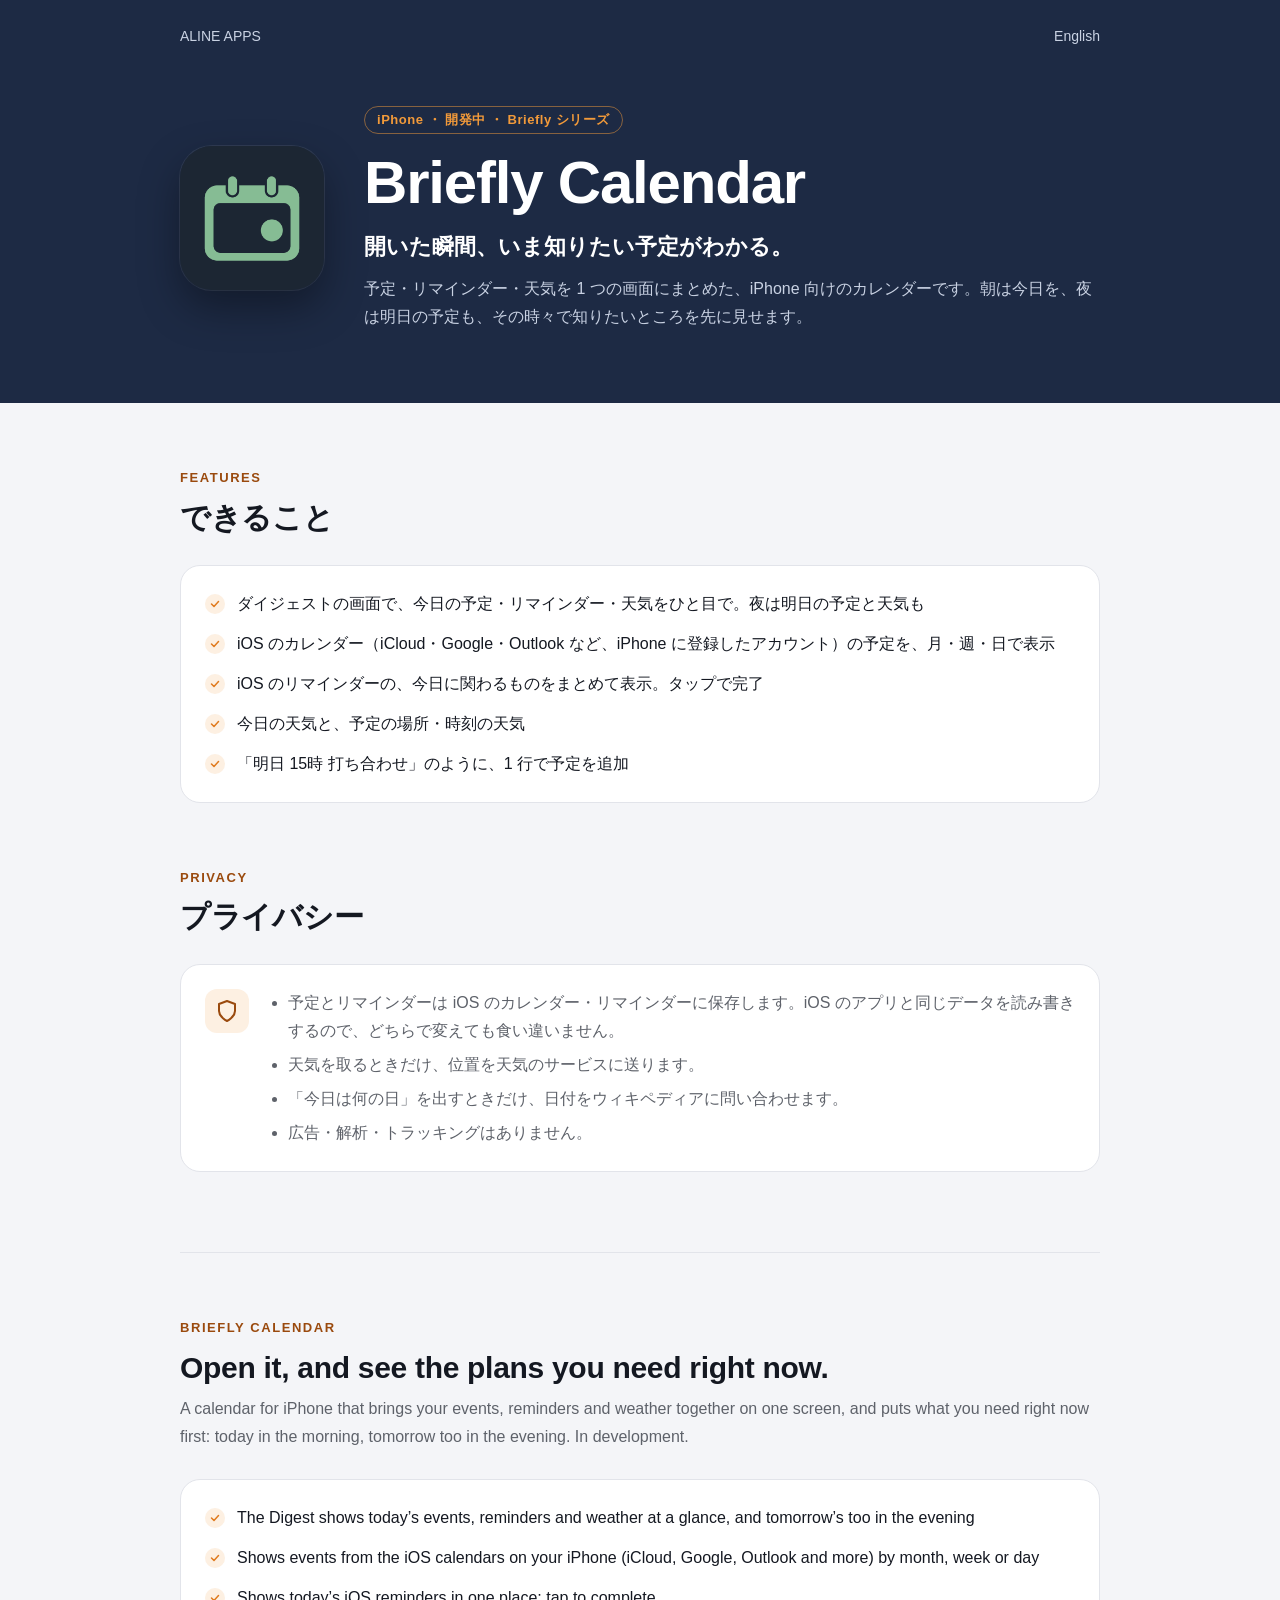
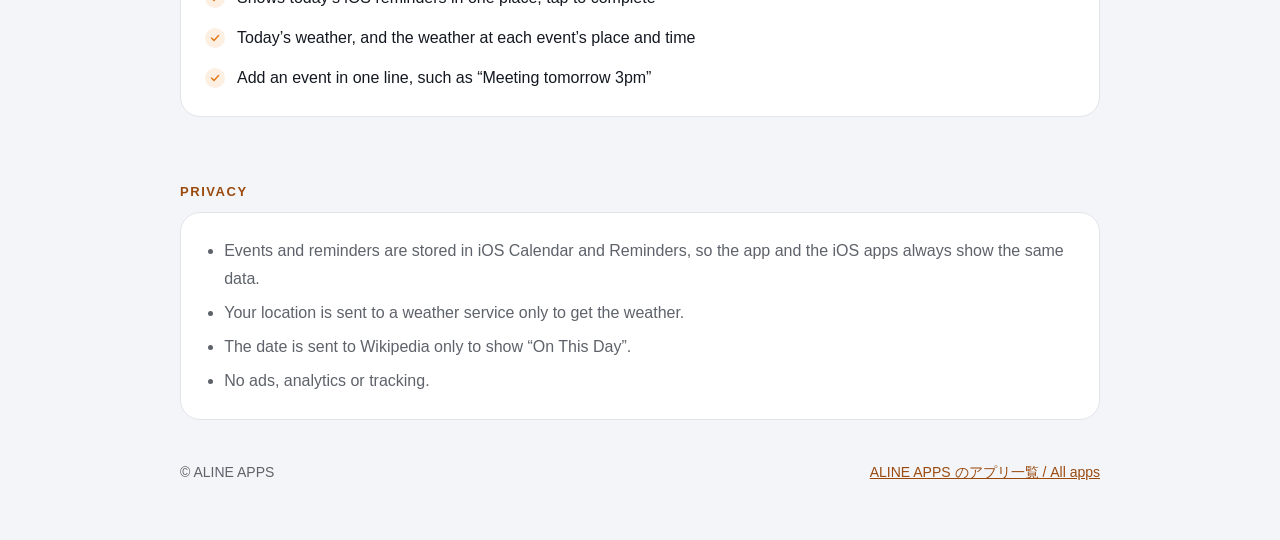
<file: briefly-calendar/index.html>
<!doctype html>
<html lang="ja">
<head>
<meta charset="utf-8">
<meta name="viewport" content="width=device-width, initial-scale=1">
<title>Briefly Calendar — 開いた瞬間、いま知りたい予定がわかる</title>
<meta name="description" content="予定・リマインダー・天気を 1 つの画面にまとめ、いま知りたいところをひと目で見せる、iPhone 向けのカレンダー。">
<meta name="theme-color" content="#1D2A44">
<link rel="icon" href="favicon.png">
<link rel="apple-touch-icon" href="icon.png">
<link rel="stylesheet" href="../site.css">
</head>
<body>

<header class="hero">
  <div class="wrap">
    <nav class="topbar" aria-label="ページ内の移動">
      <a href="../">ALINE APPS</a>
      <a href="#en" lang="en">English</a>
    </nav>
    <div class="hero-body">
      <img class="app-icon" src="icon.png" alt="Briefly Calendar のアイコン">
      <div class="hero-text">
        <span class="badge">iPhone ・ 開発中 ・ Briefly シリーズ</span>
        <h1>Briefly Calendar</h1>
        <p class="lead">開いた瞬間、いま知りたい予定がわかる。</p>
        <p class="desc">予定・リマインダー・天気を 1 つの画面にまとめた、iPhone 向けのカレンダーです。朝は今日を、夜は明日の予定も、その時々で知りたいところを先に見せます。</p>
      </div>
    </div>
  </div>
</header>

<main class="wrap">
  <section>
    <p class="section-title">Features</p>
    <h2>できること</h2>
    <div class="card">
      <ul class="checklist">
        <li>ダイジェストの画面で、今日の予定・リマインダー・天気をひと目で。夜は明日の予定と天気も</li>
        <li>iOS のカレンダー（iCloud・Google・Outlook など、iPhone に登録したアカウント）の予定を、月・週・日で表示</li>
        <li>iOS のリマインダーの、今日に関わるものをまとめて表示。タップで完了</li>
        <li>今日の天気と、予定の場所・時刻の天気</li>
        <li>「明日 15時 打ち合わせ」のように、1 行で予定を追加</li>
      </ul>
    </div>
  </section>

  <section>
    <p class="section-title">Privacy</p>
    <h2>プライバシー</h2>
    <div class="card privacy">
      <div class="feature-icon"><svg viewBox="0 0 24 24" fill="none" stroke="currentColor" stroke-width="2" stroke-linecap="round" stroke-linejoin="round" aria-hidden="true"><path d="M12 22s8-4 8-10V5l-8-3-8 3v7c0 6 8 10 8 10Z"/></svg></div>
      <ul>
        <li>予定とリマインダーは iOS のカレンダー・リマインダーに保存します。iOS のアプリと同じデータを読み書きするので、どちらで変えても食い違いません。</li>
        <li>天気を取るときだけ、位置を天気のサービスに送ります。</li>
        <li>「今日は何の日」を出すときだけ、日付をウィキペディアに問い合わせます。</li>
        <li>広告・解析・トラッキングはありません。</li>
      </ul>
    </div>
  </section>

  <hr class="divider">

  <div lang="en">
    <section id="en">
      <p class="section-title">Briefly Calendar</p>
      <h2>Open it, and see the plans you need right now.</h2>
      <p class="section-note">A calendar for iPhone that brings your events, reminders and weather together on one screen, and puts what you need right now first: today in the morning, tomorrow too in the evening. In development.</p>
      <div class="card">
        <ul class="checklist">
          <li>The Digest shows today’s events, reminders and weather at a glance, and tomorrow’s too in the evening</li>
          <li>Shows events from the iOS calendars on your iPhone (iCloud, Google, Outlook and more) by month, week or day</li>
          <li>Shows today’s iOS reminders in one place; tap to complete</li>
          <li>Today’s weather, and the weather at each event’s place and time</li>
          <li>Add an event in one line, such as “Meeting tomorrow 3pm”</li>
        </ul>
      </div>
    </section>
    <section>
      <p class="section-title">Privacy</p>
      <div class="card privacy">
        <ul>
          <li>Events and reminders are stored in iOS Calendar and Reminders, so the app and the iOS apps always show the same data.</li>
          <li>Your location is sent to a weather service only to get the weather.</li>
          <li>The date is sent to Wikipedia only to show “On This Day”.</li>
          <li>No ads, analytics or tracking.</li>
        </ul>
      </div>
    </section>
  </div>

  <footer>
    <span>© ALINE APPS</span>
    <a href="../">ALINE APPS のアプリ一覧 / All apps</a>
  </footer>
</main>

</body>
</html>
</file>
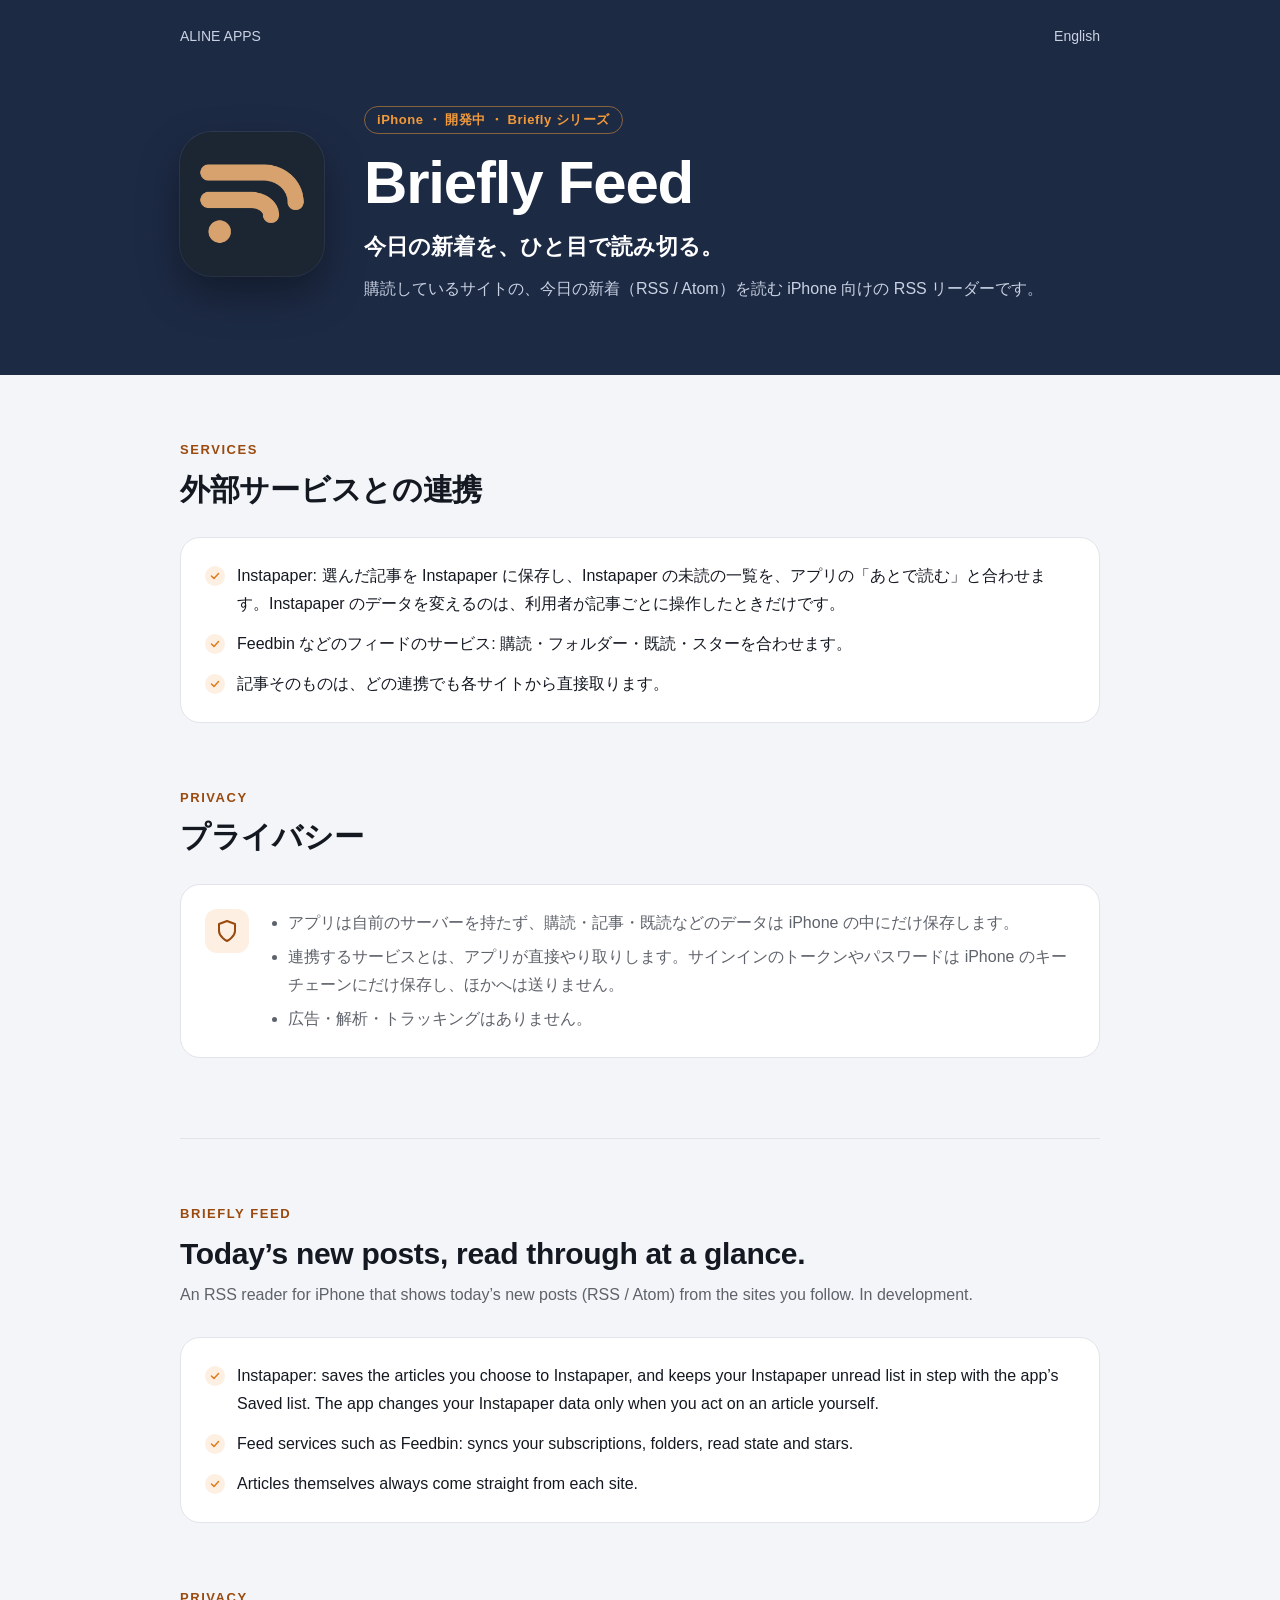
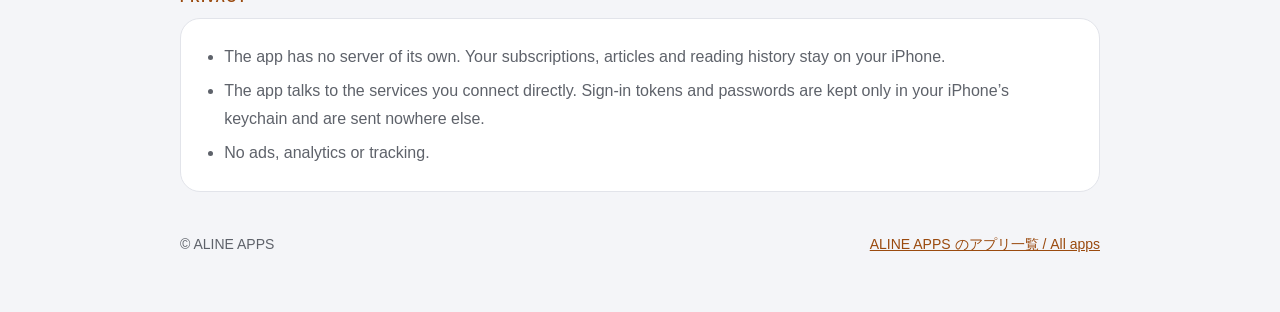
<file: briefly-feed/index.html>
<!doctype html>
<html lang="ja">
<head>
<meta charset="utf-8">
<meta name="viewport" content="width=device-width, initial-scale=1">
<title>Briefly Feed — 今日の新着を、ひと目で読み切る</title>
<meta name="description" content="今日の新着を、ひと目で読み切る。iPhone 向けの RSS リーダー。">
<meta name="theme-color" content="#1D2A44">
<link rel="icon" href="favicon.png">
<link rel="apple-touch-icon" href="icon.png">
<link rel="stylesheet" href="../site.css">
</head>
<body>

<header class="hero">
  <div class="wrap">
    <nav class="topbar" aria-label="ページ内の移動">
      <a href="../">ALINE APPS</a>
      <a href="#en" lang="en">English</a>
    </nav>
    <div class="hero-body">
      <img class="app-icon" src="icon.png" alt="Briefly Feed のアイコン">
      <div class="hero-text">
        <span class="badge">iPhone ・ 開発中 ・ Briefly シリーズ</span>
        <h1>Briefly Feed</h1>
        <p class="lead">今日の新着を、ひと目で読み切る。</p>
        <p class="desc">購読しているサイトの、今日の新着（RSS / Atom）を読む iPhone 向けの RSS リーダーです。</p>
      </div>
    </div>
  </div>
</header>

<main class="wrap">
  <section>
    <p class="section-title">Services</p>
    <h2>外部サービスとの連携</h2>
    <div class="card">
      <ul class="checklist">
        <li>Instapaper: 選んだ記事を Instapaper に保存し、Instapaper の未読の一覧を、アプリの「あとで読む」と合わせます。Instapaper のデータを変えるのは、利用者が記事ごとに操作したときだけです。</li>
        <li>Feedbin などのフィードのサービス: 購読・フォルダー・既読・スターを合わせます。</li>
        <li>記事そのものは、どの連携でも各サイトから直接取ります。</li>
      </ul>
    </div>
  </section>

  <section>
    <p class="section-title">Privacy</p>
    <h2>プライバシー</h2>
    <div class="card privacy">
      <div class="feature-icon"><svg viewBox="0 0 24 24" fill="none" stroke="currentColor" stroke-width="2" stroke-linecap="round" stroke-linejoin="round" aria-hidden="true"><path d="M12 22s8-4 8-10V5l-8-3-8 3v7c0 6 8 10 8 10Z"/></svg></div>
      <ul>
        <li>アプリは自前のサーバーを持たず、購読・記事・既読などのデータは iPhone の中にだけ保存します。</li>
        <li>連携するサービスとは、アプリが直接やり取りします。サインインのトークンやパスワードは iPhone のキーチェーンにだけ保存し、ほかへは送りません。</li>
        <li>広告・解析・トラッキングはありません。</li>
      </ul>
    </div>
  </section>

  <hr class="divider">

  <div lang="en">
    <section id="en">
      <p class="section-title">Briefly Feed</p>
      <h2>Today’s new posts, read through at a glance.</h2>
      <p class="section-note">An RSS reader for iPhone that shows today’s new posts (RSS / Atom) from the sites you follow. In development.</p>
      <div class="card">
        <ul class="checklist">
          <li>Instapaper: saves the articles you choose to Instapaper, and keeps your Instapaper unread list in step with the app’s Saved list. The app changes your Instapaper data only when you act on an article yourself.</li>
          <li>Feed services such as Feedbin: syncs your subscriptions, folders, read state and stars.</li>
          <li>Articles themselves always come straight from each site.</li>
        </ul>
      </div>
    </section>
    <section>
      <p class="section-title">Privacy</p>
      <div class="card privacy">
        <ul>
          <li>The app has no server of its own. Your subscriptions, articles and reading history stay on your iPhone.</li>
          <li>The app talks to the services you connect directly. Sign-in tokens and passwords are kept only in your iPhone’s keychain and are sent nowhere else.</li>
          <li>No ads, analytics or tracking.</li>
        </ul>
      </div>
    </section>
  </div>

  <footer>
    <span>© ALINE APPS</span>
    <a href="../">ALINE APPS のアプリ一覧 / All apps</a>
  </footer>
</main>

</body>
</html>
</file>
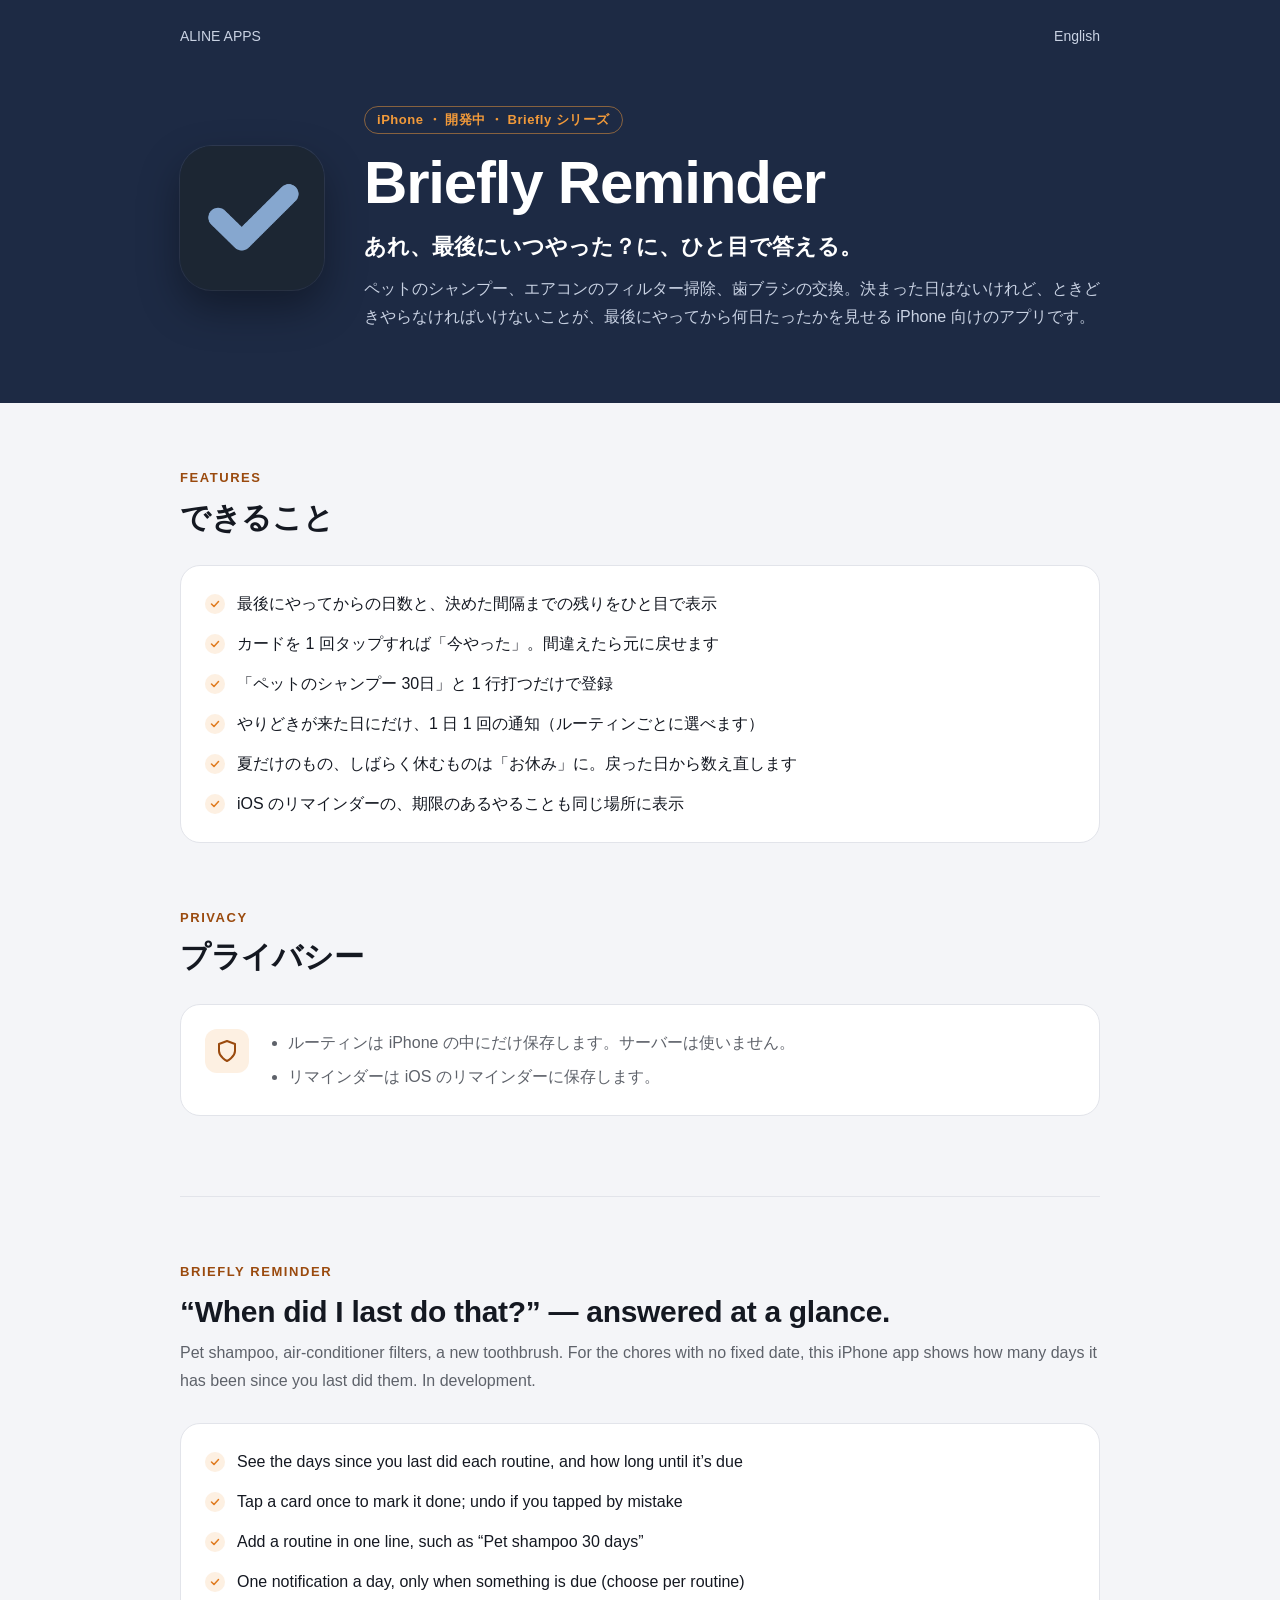
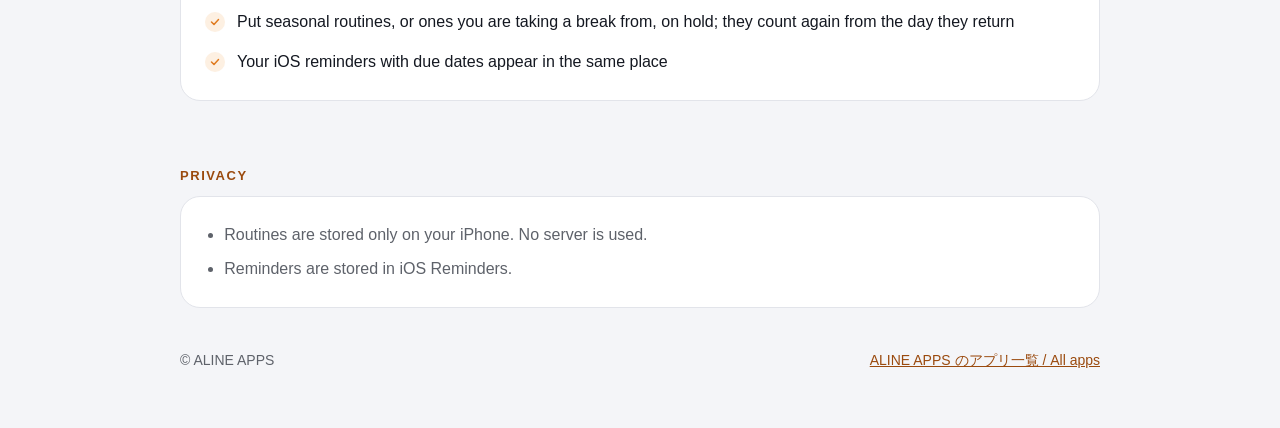
<file: briefly-reminder/index.html>
<!doctype html>
<html lang="ja">
<head>
<meta charset="utf-8">
<meta name="viewport" content="width=device-width, initial-scale=1">
<title>Briefly Reminder — 最後にいつやった？に、ひと目で答える</title>
<meta name="description" content="ときどきやらなければいけないことが、最後にやってから何日たったかを見せる iPhone 向けのアプリ。">
<meta name="theme-color" content="#1D2A44">
<link rel="icon" href="favicon.png">
<link rel="apple-touch-icon" href="icon.png">
<link rel="stylesheet" href="../site.css">
</head>
<body>

<header class="hero">
  <div class="wrap">
    <nav class="topbar" aria-label="ページ内の移動">
      <a href="../">ALINE APPS</a>
      <a href="#en" lang="en">English</a>
    </nav>
    <div class="hero-body">
      <img class="app-icon" src="icon.png" alt="Briefly Reminder のアイコン">
      <div class="hero-text">
        <span class="badge">iPhone ・ 開発中 ・ Briefly シリーズ</span>
        <h1>Briefly Reminder</h1>
        <p class="lead">あれ、最後にいつやった？に、ひと目で答える。</p>
        <p class="desc">ペットのシャンプー、エアコンのフィルター掃除、歯ブラシの交換。決まった日はないけれど、ときどきやらなければいけないことが、最後にやってから何日たったかを見せる iPhone 向けのアプリです。</p>
      </div>
    </div>
  </div>
</header>

<main class="wrap">
  <section>
    <p class="section-title">Features</p>
    <h2>できること</h2>
    <div class="card">
      <ul class="checklist">
        <li>最後にやってからの日数と、決めた間隔までの残りをひと目で表示</li>
        <li>カードを 1 回タップすれば「今やった」。間違えたら元に戻せます</li>
        <li>「ペットのシャンプー 30日」と 1 行打つだけで登録</li>
        <li>やりどきが来た日にだけ、1 日 1 回の通知（ルーティンごとに選べます）</li>
        <li>夏だけのもの、しばらく休むものは「お休み」に。戻った日から数え直します</li>
        <li>iOS のリマインダーの、期限のあるやることも同じ場所に表示</li>
      </ul>
    </div>
  </section>

  <section>
    <p class="section-title">Privacy</p>
    <h2>プライバシー</h2>
    <div class="card privacy">
      <div class="feature-icon"><svg viewBox="0 0 24 24" fill="none" stroke="currentColor" stroke-width="2" stroke-linecap="round" stroke-linejoin="round" aria-hidden="true"><path d="M12 22s8-4 8-10V5l-8-3-8 3v7c0 6 8 10 8 10Z"/></svg></div>
      <ul>
        <li>ルーティンは iPhone の中にだけ保存します。サーバーは使いません。</li>
        <li>リマインダーは iOS のリマインダーに保存します。</li>
      </ul>
    </div>
  </section>

  <hr class="divider">

  <div lang="en">
    <section id="en">
      <p class="section-title">Briefly Reminder</p>
      <h2>“When did I last do that?” — answered at a glance.</h2>
      <p class="section-note">Pet shampoo, air-conditioner filters, a new toothbrush. For the chores with no fixed date, this iPhone app shows how many days it has been since you last did them. In development.</p>
      <div class="card">
        <ul class="checklist">
          <li>See the days since you last did each routine, and how long until it’s due</li>
          <li>Tap a card once to mark it done; undo if you tapped by mistake</li>
          <li>Add a routine in one line, such as “Pet shampoo 30 days”</li>
          <li>One notification a day, only when something is due (choose per routine)</li>
          <li>Put seasonal routines, or ones you are taking a break from, on hold; they count again from the day they return</li>
          <li>Your iOS reminders with due dates appear in the same place</li>
        </ul>
      </div>
    </section>
    <section>
      <p class="section-title">Privacy</p>
      <div class="card privacy">
        <ul>
          <li>Routines are stored only on your iPhone. No server is used.</li>
          <li>Reminders are stored in iOS Reminders.</li>
        </ul>
      </div>
    </section>
  </div>

  <footer>
    <span>© ALINE APPS</span>
    <a href="../">ALINE APPS のアプリ一覧 / All apps</a>
  </footer>
</main>

</body>
</html>
</file>
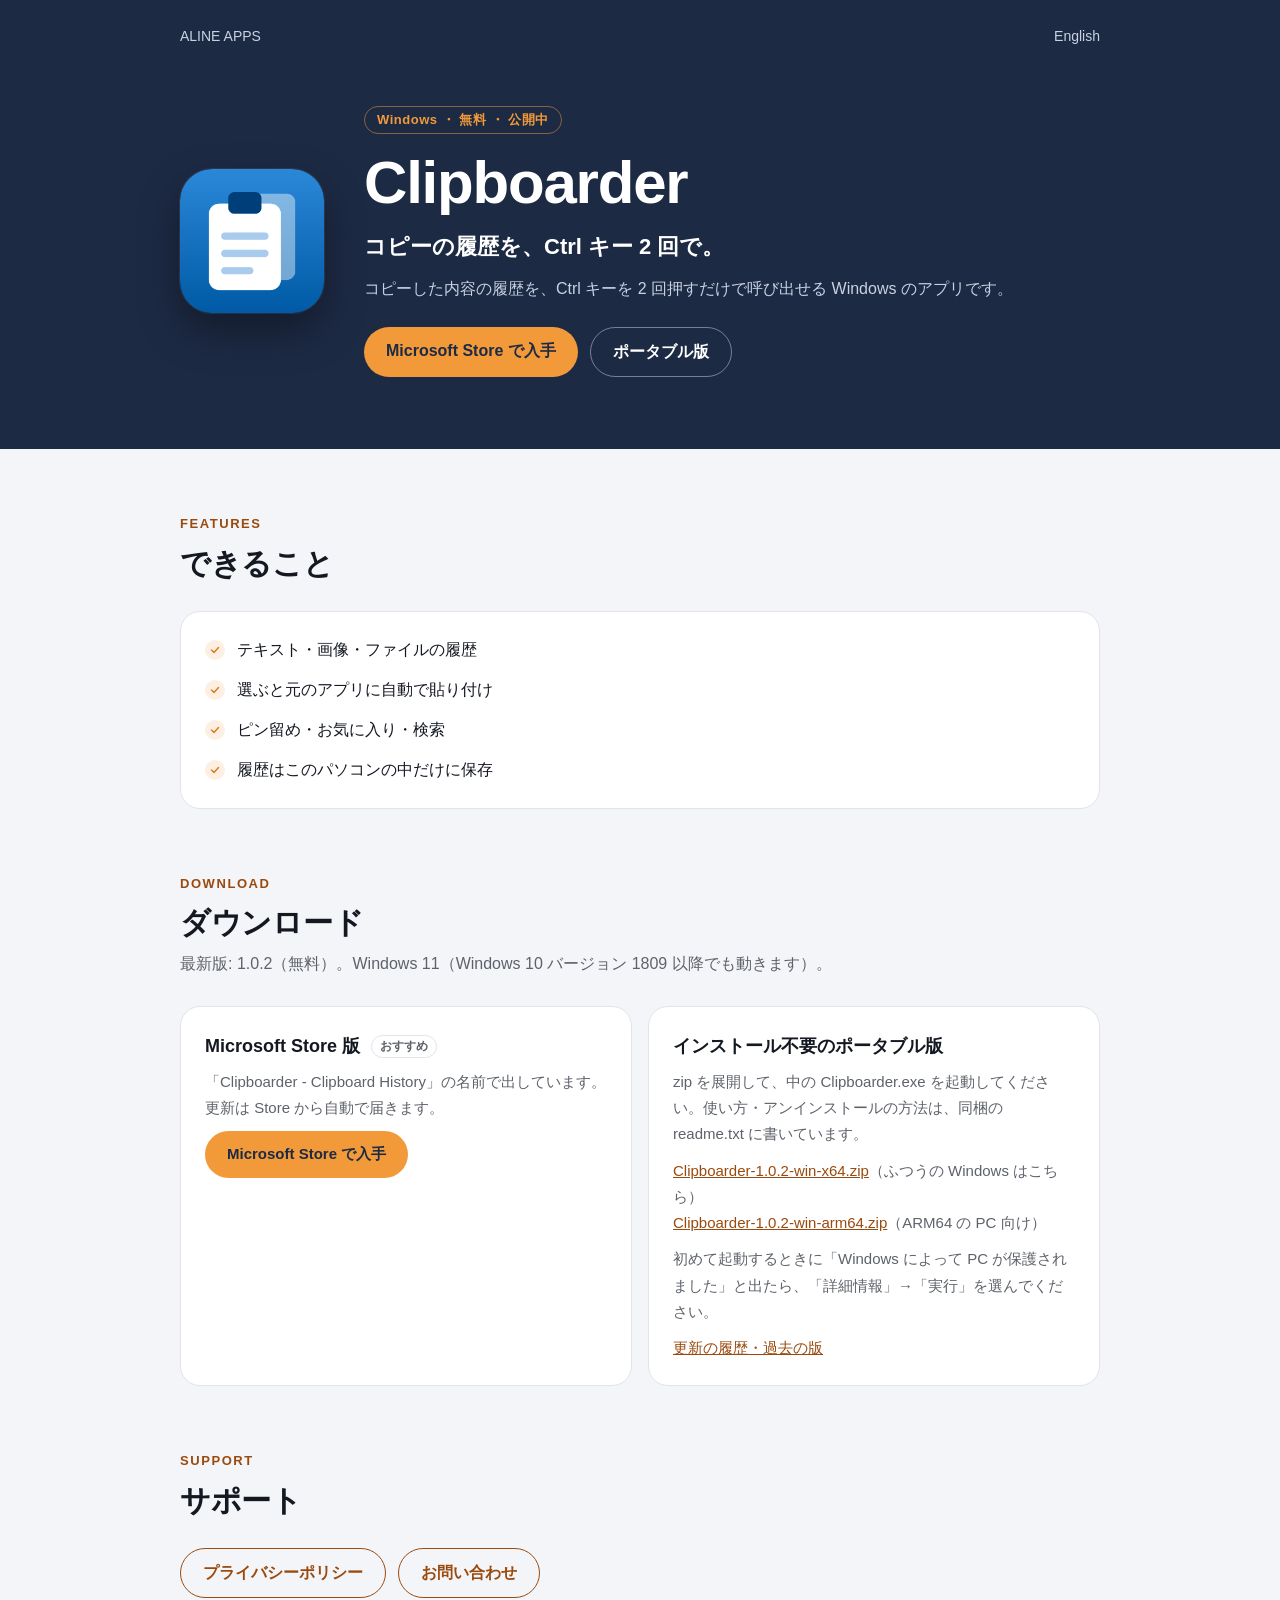
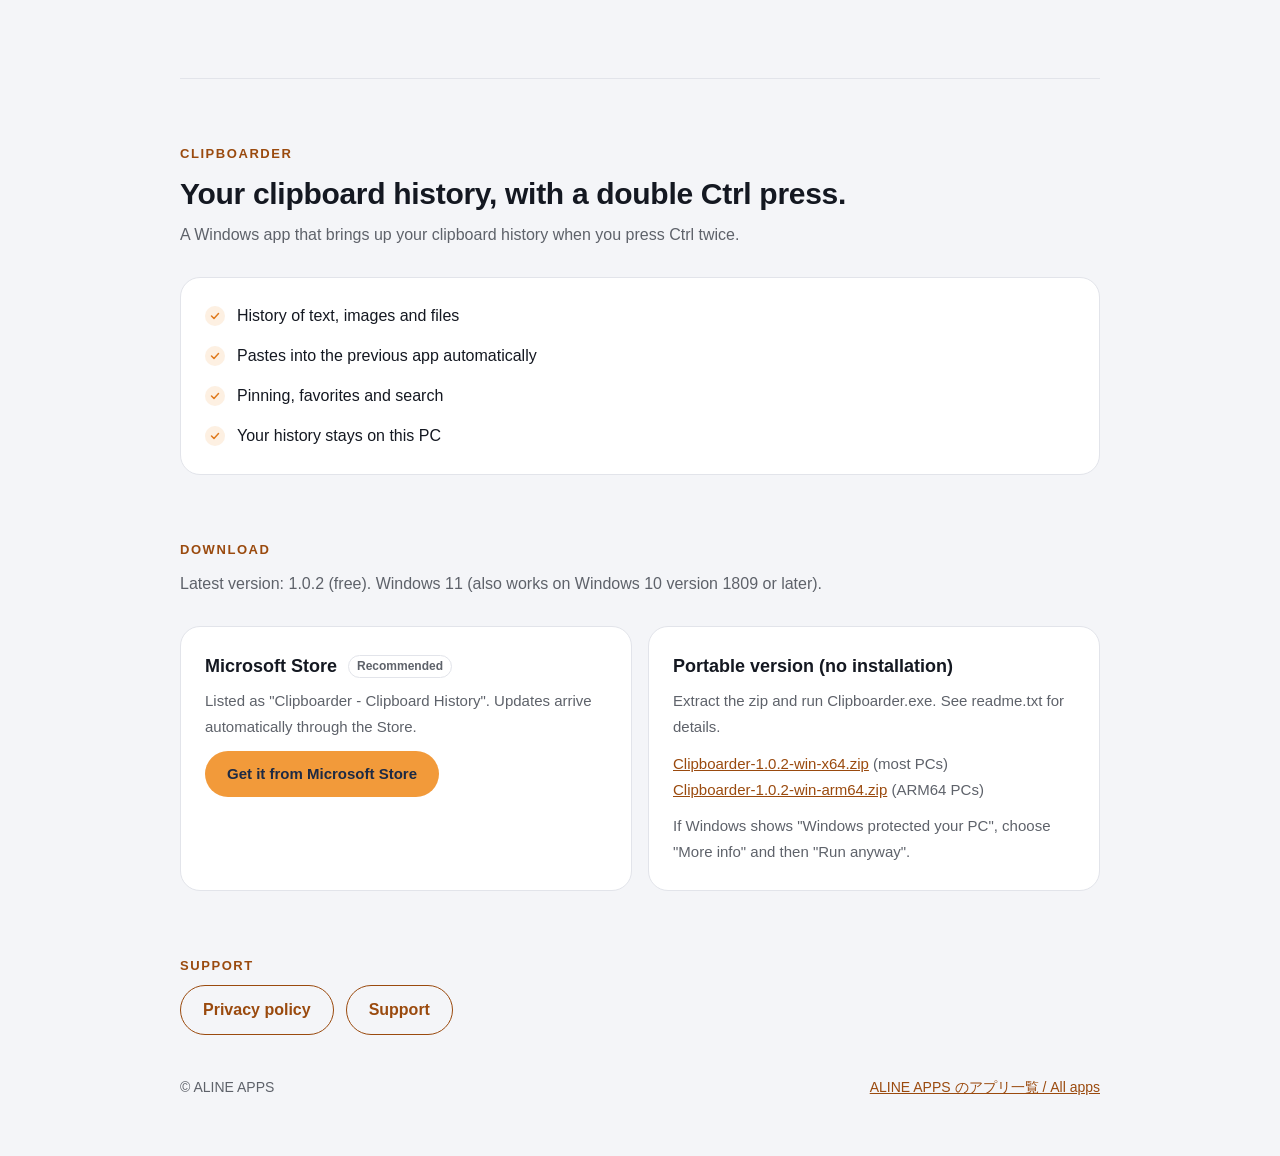
<file: clipboarder/index.html>
<!doctype html>
<html lang="ja">
<head>
<meta charset="utf-8">
<meta name="viewport" content="width=device-width, initial-scale=1">
<title>Clipboarder — コピーの履歴を Ctrl キー 2 回で</title>
<meta name="description" content="コピーした内容の履歴を、Ctrl キーを 2 回押すだけで呼び出せる Windows のアプリ。">
<meta name="theme-color" content="#1D2A44">
<link rel="icon" href="icon.png">
<link rel="stylesheet" href="../site.css">
</head>
<body>

<header class="hero">
  <div class="wrap">
    <nav class="topbar" aria-label="ページ内の移動">
      <a href="../">ALINE APPS</a>
      <a href="#en" lang="en">English</a>
    </nav>
    <div class="hero-body">
      <img class="app-icon" src="icon.png" alt="Clipboarder のアイコン">
      <div class="hero-text">
        <span class="badge">Windows ・ 無料 ・ 公開中</span>
        <h1>Clipboarder</h1>
        <p class="lead">コピーの履歴を、Ctrl キー 2 回で。</p>
        <p class="desc">コピーした内容の履歴を、Ctrl キーを 2 回押すだけで呼び出せる Windows のアプリです。</p>
        <div class="buttons actions">
          <a class="button" href="https://apps.microsoft.com/detail/9NN6XJZRQJ7P">Microsoft Store で入手</a>
          <a class="button ghost" href="#download">ポータブル版</a>
        </div>
      </div>
    </div>
  </div>
</header>

<main class="wrap">
  <section>
    <p class="section-title">Features</p>
    <h2>できること</h2>
    <div class="card">
      <ul class="checklist">
        <li>テキスト・画像・ファイルの履歴</li>
        <li>選ぶと元のアプリに自動で貼り付け</li>
        <li>ピン留め・お気に入り・検索</li>
        <li>履歴はこのパソコンの中だけに保存</li>
      </ul>
    </div>
  </section>

  <section id="download">
    <p class="section-title">Download</p>
    <h2>ダウンロード</h2>
    <p class="section-note">最新版: 1.0.2（無料）。Windows 11（Windows 10 バージョン 1809 以降でも動きます）。</p>
    <div class="grid">
      <div class="card">
        <h3>Microsoft Store 版 <span class="soon">おすすめ</span></h3>
        <p>「Clipboarder - Clipboard History」の名前で出しています。更新は Store から自動で届きます。</p>
        <p><a class="button" href="https://apps.microsoft.com/detail/9NN6XJZRQJ7P">Microsoft Store で入手</a></p>
      </div>
      <div class="card">
        <h3>インストール不要のポータブル版</h3>
        <p>zip を展開して、中の Clipboarder.exe を起動してください。使い方・アンインストールの方法は、同梱の readme.txt に書いています。</p>
        <p><a href="https://github.com/alineapps/alineapps.github.io/releases/download/clipboarder-v1.0.2/Clipboarder-1.0.2-win-x64.zip">Clipboarder-1.0.2-win-x64.zip</a>（ふつうの Windows はこちら）<br><a href="https://github.com/alineapps/alineapps.github.io/releases/download/clipboarder-v1.0.2/Clipboarder-1.0.2-win-arm64.zip">Clipboarder-1.0.2-win-arm64.zip</a>（ARM64 の PC 向け）</p>
        <p>初めて起動するときに「Windows によって PC が保護されました」と出たら、「詳細情報」→「実行」を選んでください。</p>
        <p><a href="https://github.com/alineapps/alineapps.github.io/releases?q=clipboarder">更新の履歴・過去の版</a></p>
      </div>
    </div>
  </section>

  <section>
    <p class="section-title">Support</p>
    <h2>サポート</h2>
    <div class="buttons">
      <a class="button ghost" href="privacy/">プライバシーポリシー</a>
      <a class="button ghost" href="support/">お問い合わせ</a>
    </div>
  </section>

  <hr class="divider">

  <div lang="en">
    <section id="en">
      <p class="section-title">Clipboarder</p>
      <h2>Your clipboard history, with a double Ctrl press.</h2>
      <p class="section-note">A Windows app that brings up your clipboard history when you press Ctrl twice.</p>
      <div class="card">
        <ul class="checklist">
          <li>History of text, images and files</li>
          <li>Pastes into the previous app automatically</li>
          <li>Pinning, favorites and search</li>
          <li>Your history stays on this PC</li>
        </ul>
      </div>
    </section>
    <section>
      <p class="section-title">Download</p>
      <p class="section-note flush">Latest version: 1.0.2 (free). Windows 11 (also works on Windows 10 version 1809 or later).</p>
      <div class="grid">
        <div class="card">
          <h3>Microsoft Store <span class="soon">Recommended</span></h3>
          <p>Listed as "Clipboarder - Clipboard History". Updates arrive automatically through the Store.</p>
          <p><a class="button" href="https://apps.microsoft.com/detail/9NN6XJZRQJ7P">Get it from Microsoft Store</a></p>
        </div>
        <div class="card">
          <h3>Portable version (no installation)</h3>
          <p>Extract the zip and run Clipboarder.exe. See readme.txt for details.</p>
          <p><a href="https://github.com/alineapps/alineapps.github.io/releases/download/clipboarder-v1.0.2/Clipboarder-1.0.2-win-x64.zip">Clipboarder-1.0.2-win-x64.zip</a> (most PCs)<br><a href="https://github.com/alineapps/alineapps.github.io/releases/download/clipboarder-v1.0.2/Clipboarder-1.0.2-win-arm64.zip">Clipboarder-1.0.2-win-arm64.zip</a> (ARM64 PCs)</p>
          <p>If Windows shows "Windows protected your PC", choose "More info" and then "Run anyway".</p>
        </div>
      </div>
    </section>
    <section>
      <p class="section-title">Support</p>
      <div class="buttons">
        <a class="button ghost" href="privacy/#en">Privacy policy</a>
        <a class="button ghost" href="support/#en">Support</a>
      </div>
    </section>
  </div>

  <footer>
    <span>© ALINE APPS</span>
    <a href="../">ALINE APPS のアプリ一覧 / All apps</a>
  </footer>
</main>

</body>
</html>
</file>
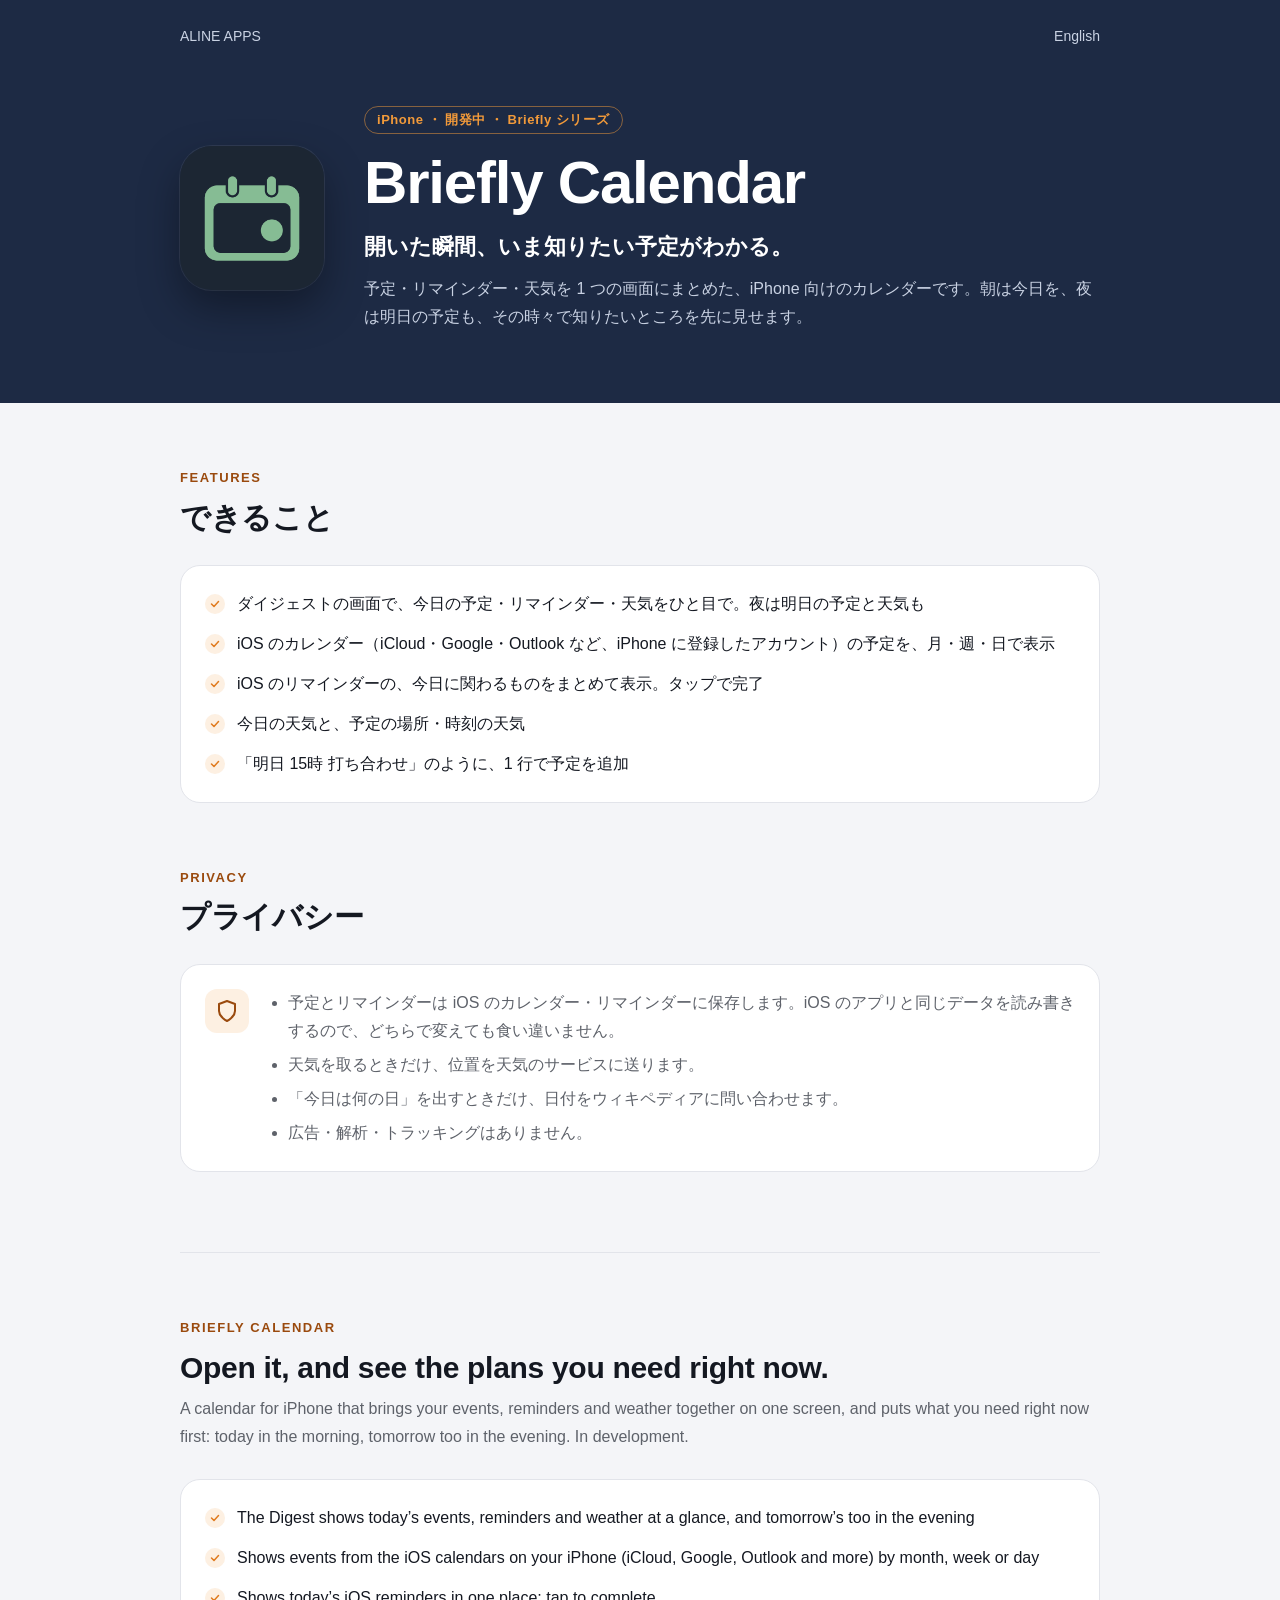
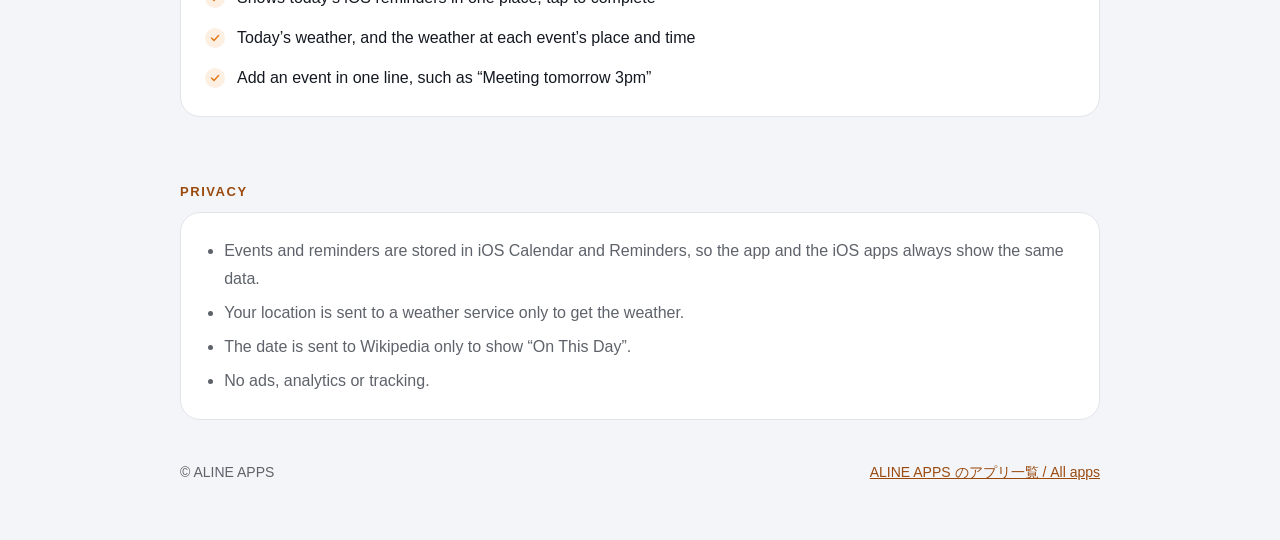
<file: daybeam-calendar/index.html>
<!doctype html>
<html lang="ja">
<head>
<meta charset="utf-8">
<meta name="viewport" content="width=device-width, initial-scale=1">
<meta name="robots" content="noindex">
<title>Briefly Calendar</title>
<link rel="canonical" href="https://alineapps.github.io/briefly-calendar/">
<meta http-equiv="refresh" content="0; url=../briefly-calendar/">
<link rel="stylesheet" href="../site.css">
</head>
<body>
<header class="hero small">
  <div class="wrap">
    <div class="hero-body">
      <div class="hero-text">
        <h1>Briefly Calendar に名前を変えました</h1>
        <p class="meta" lang="en">This app is now Briefly Calendar.</p>
      </div>
    </div>
  </div>
</header>
<main class="wrap">
  <section>
    <p><a class="button" href="../briefly-calendar/">Briefly Calendar のページへ / Go to the page</a></p>
  </section>
</main>
</body>
</html>
</file>
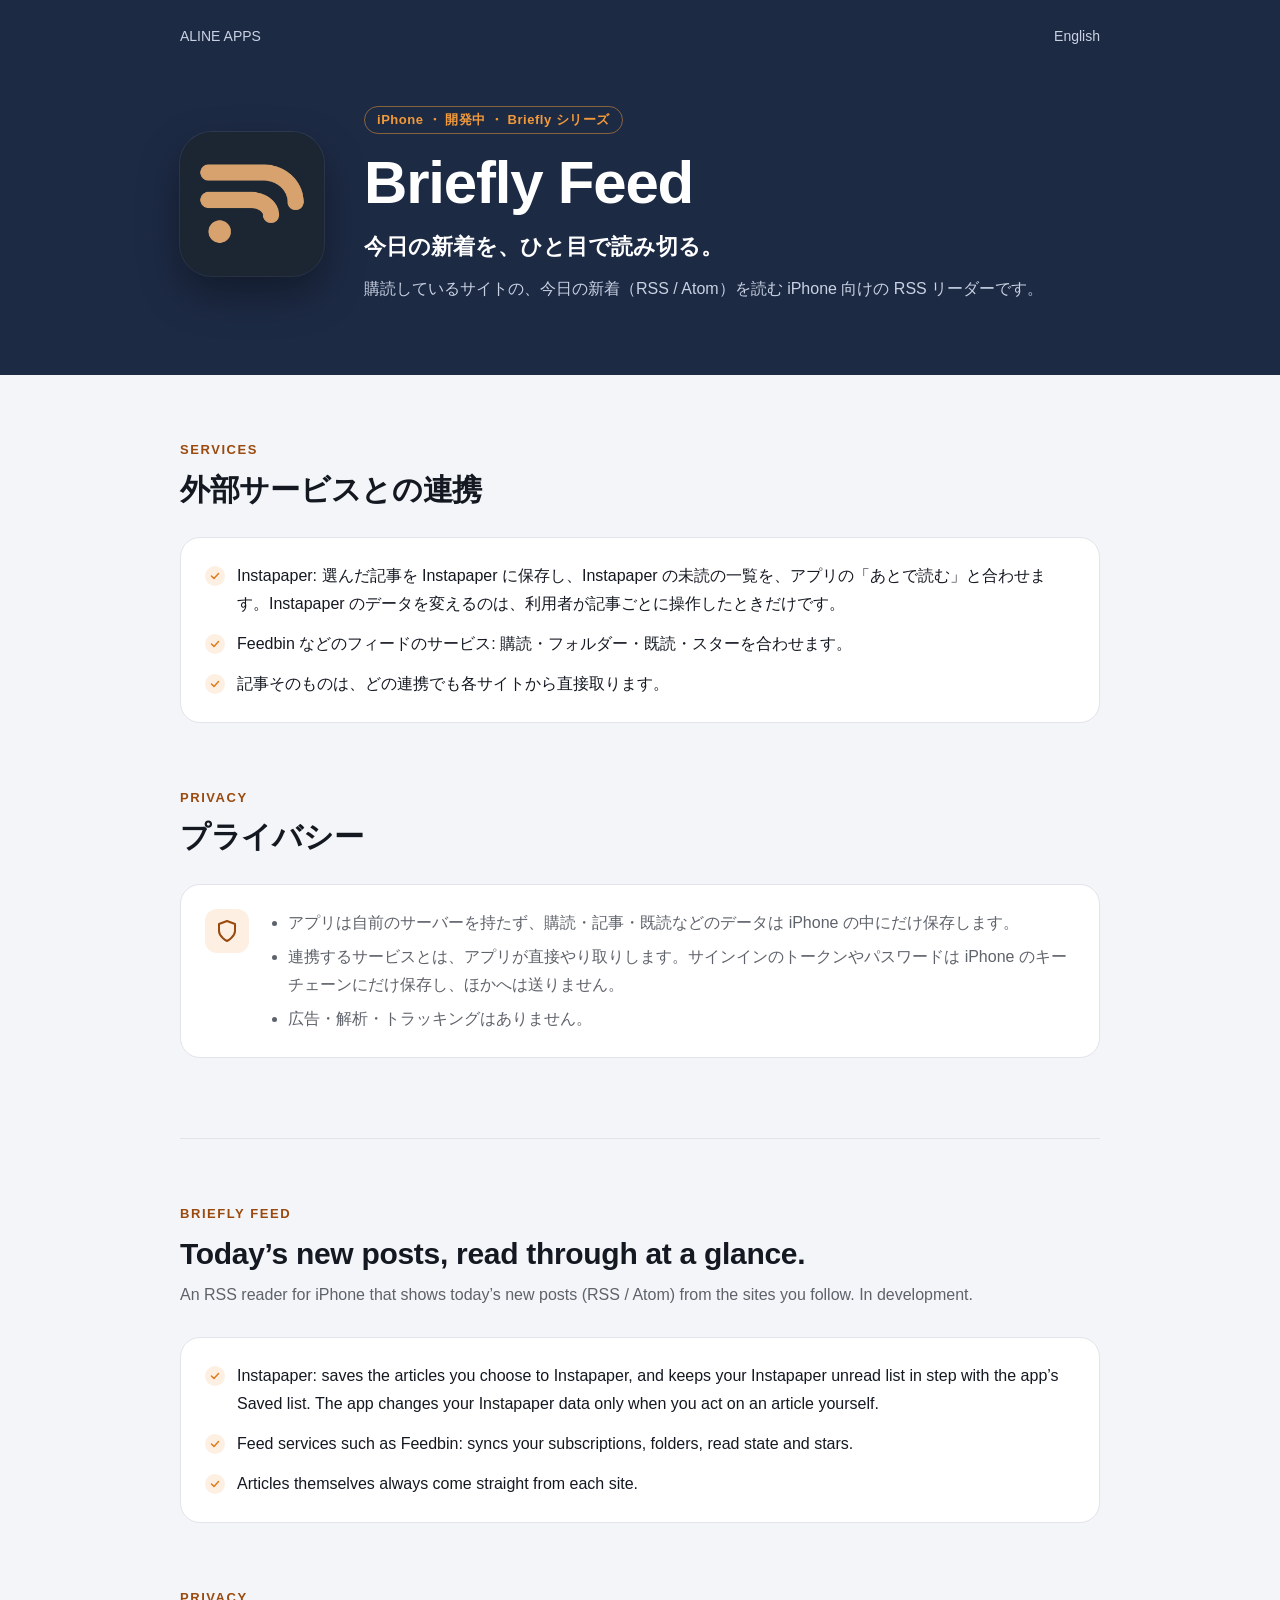
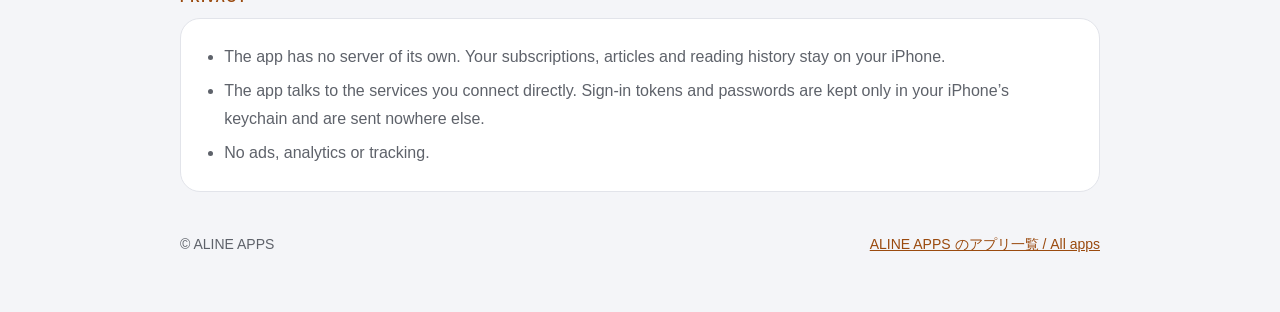
<file: daybeam-reader/index.html>
<!doctype html>
<html lang="ja">
<head>
<meta charset="utf-8">
<meta name="viewport" content="width=device-width, initial-scale=1">
<meta name="robots" content="noindex">
<title>Briefly Feed</title>
<link rel="canonical" href="https://alineapps.github.io/briefly-feed/">
<meta http-equiv="refresh" content="0; url=../briefly-feed/">
<link rel="stylesheet" href="../site.css">
</head>
<body>
<header class="hero small">
  <div class="wrap">
    <div class="hero-body">
      <div class="hero-text">
        <h1>Briefly Feed に名前を変えました</h1>
        <p class="meta" lang="en">This app is now Briefly Feed.</p>
      </div>
    </div>
  </div>
</header>
<main class="wrap">
  <section>
    <p><a class="button" href="../briefly-feed/">Briefly Feed のページへ / Go to the page</a></p>
  </section>
</main>
</body>
</html>
</file>
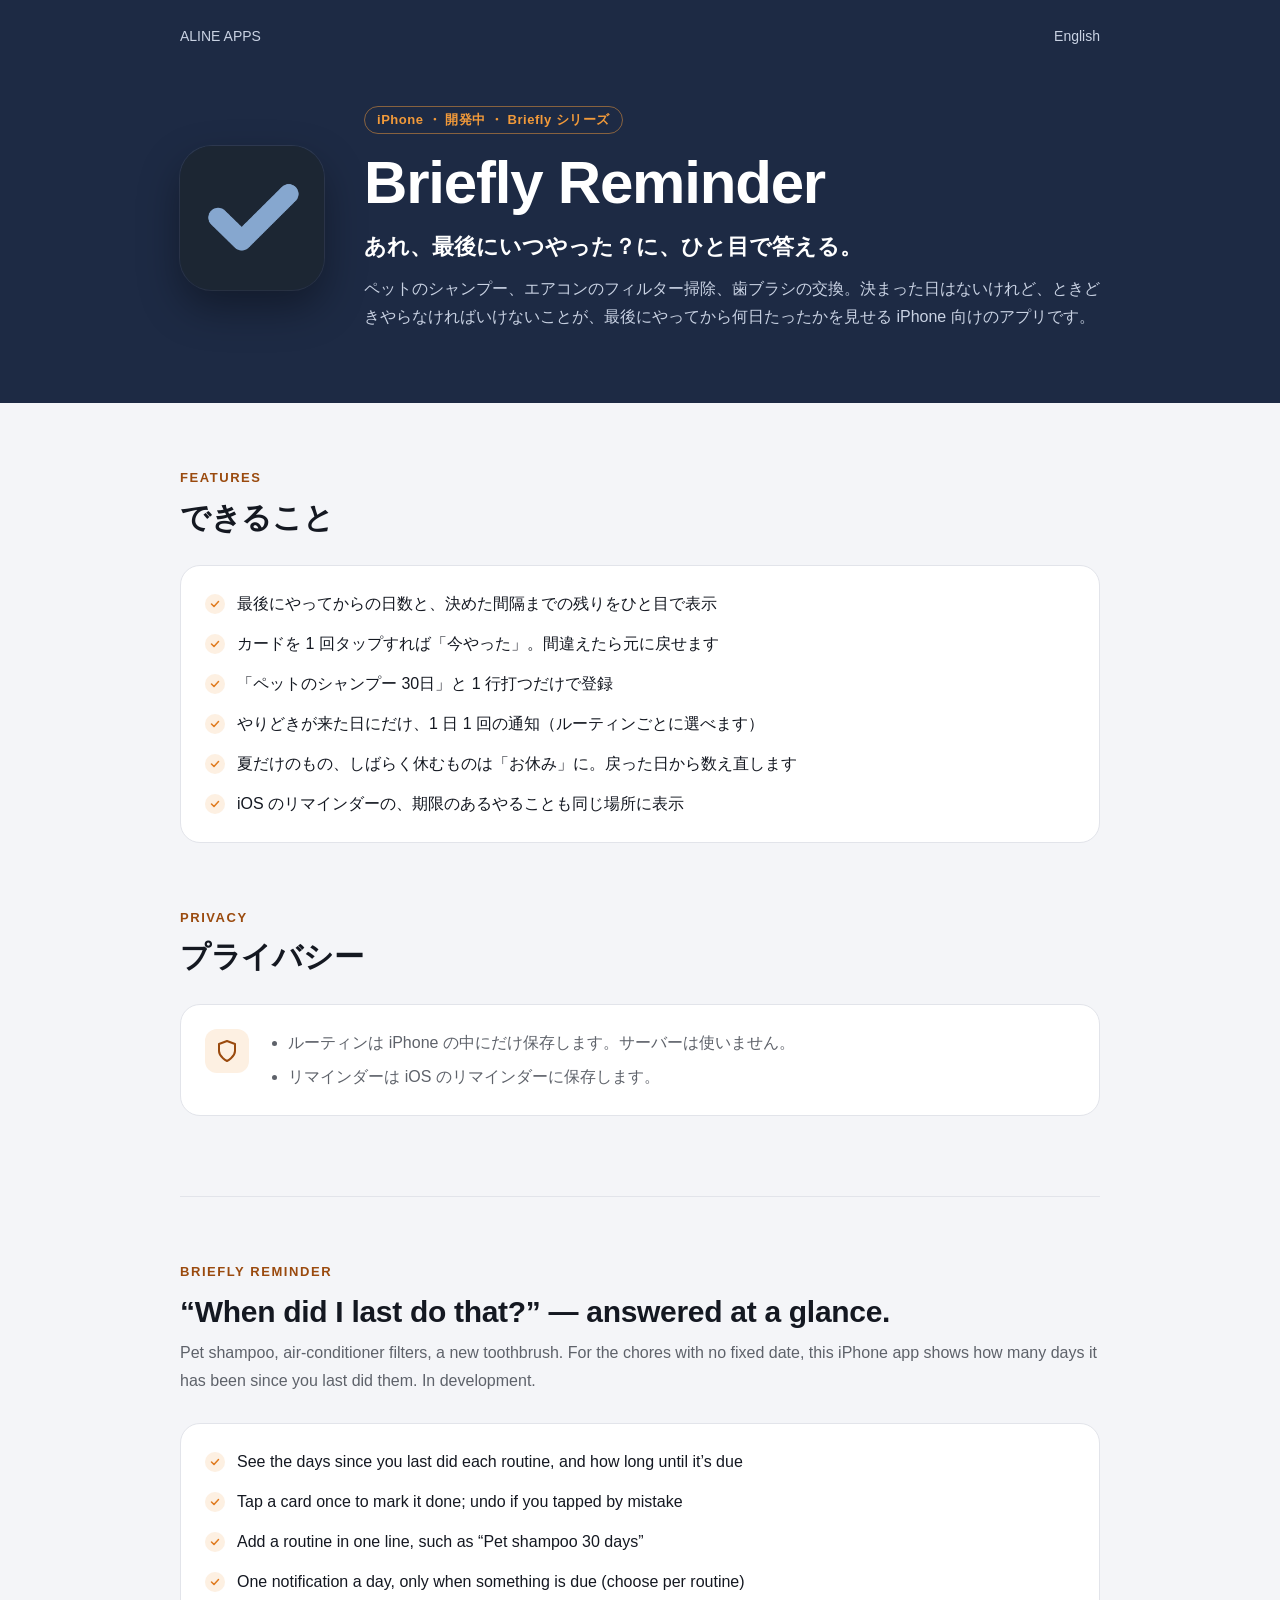
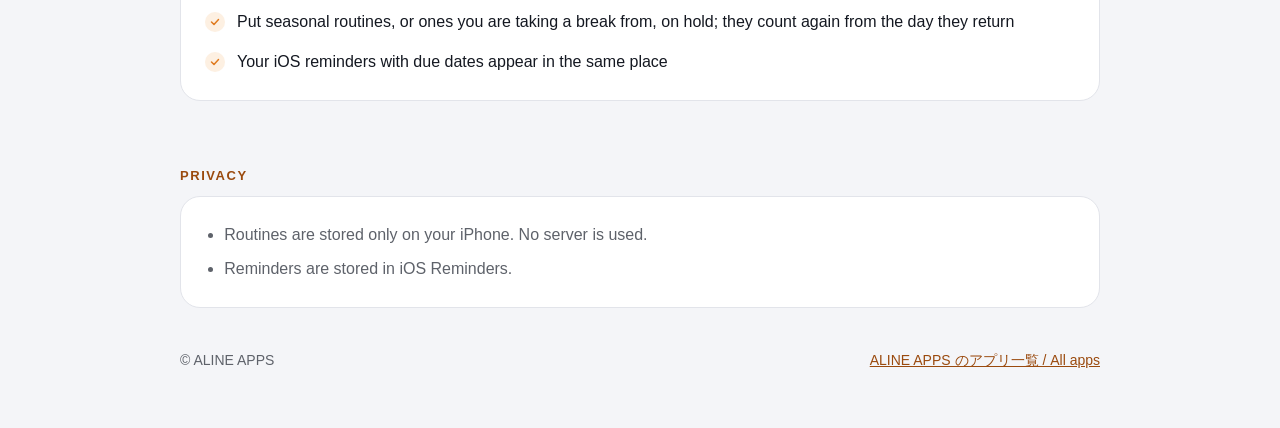
<file: daybeam-remind/index.html>
<!doctype html>
<html lang="ja">
<head>
<meta charset="utf-8">
<meta name="viewport" content="width=device-width, initial-scale=1">
<meta name="robots" content="noindex">
<title>Briefly Reminder</title>
<link rel="canonical" href="https://alineapps.github.io/briefly-reminder/">
<meta http-equiv="refresh" content="0; url=../briefly-reminder/">
<link rel="stylesheet" href="../site.css">
</head>
<body>
<header class="hero small">
  <div class="wrap">
    <div class="hero-body">
      <div class="hero-text">
        <h1>Briefly Reminder に名前を変えました</h1>
        <p class="meta" lang="en">This app is now Briefly Reminder.</p>
      </div>
    </div>
  </div>
</header>
<main class="wrap">
  <section>
    <p><a class="button" href="../briefly-reminder/">Briefly Reminder のページへ / Go to the page</a></p>
  </section>
</main>
</body>
</html>
</file>
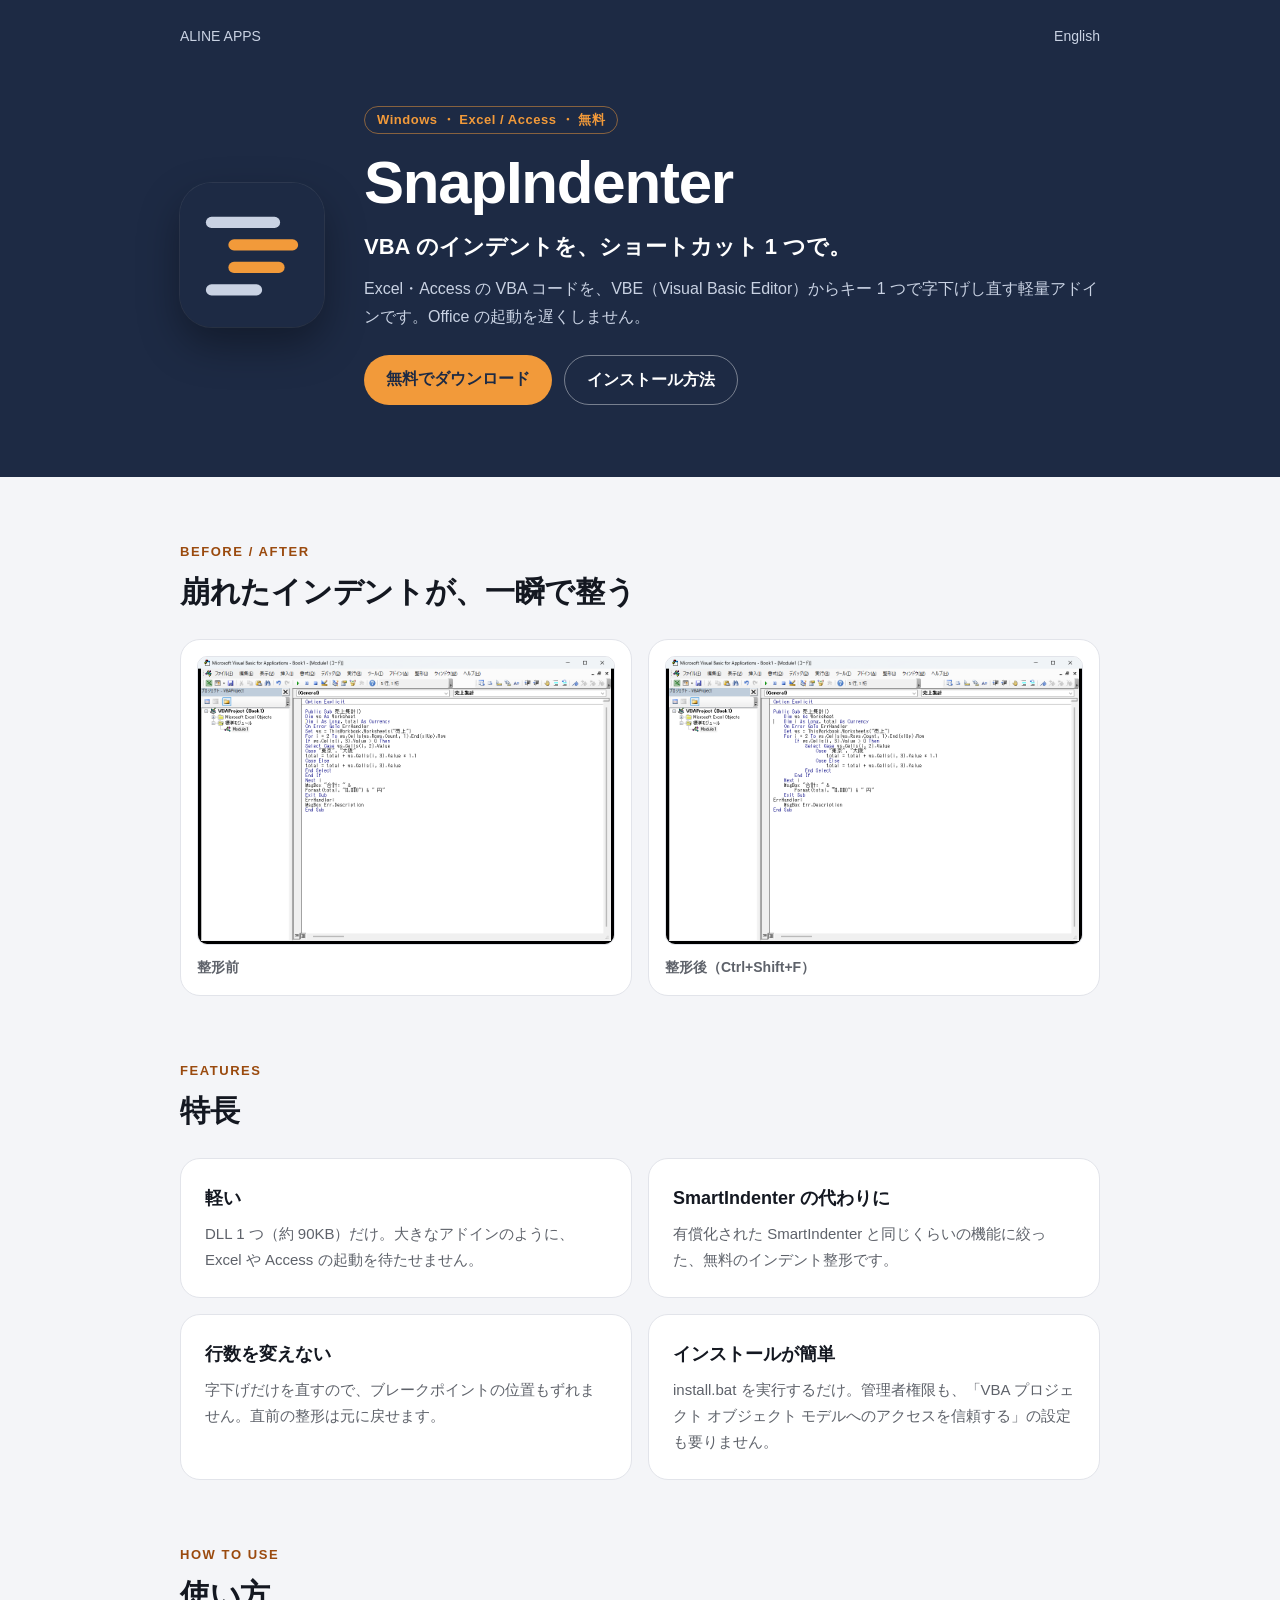
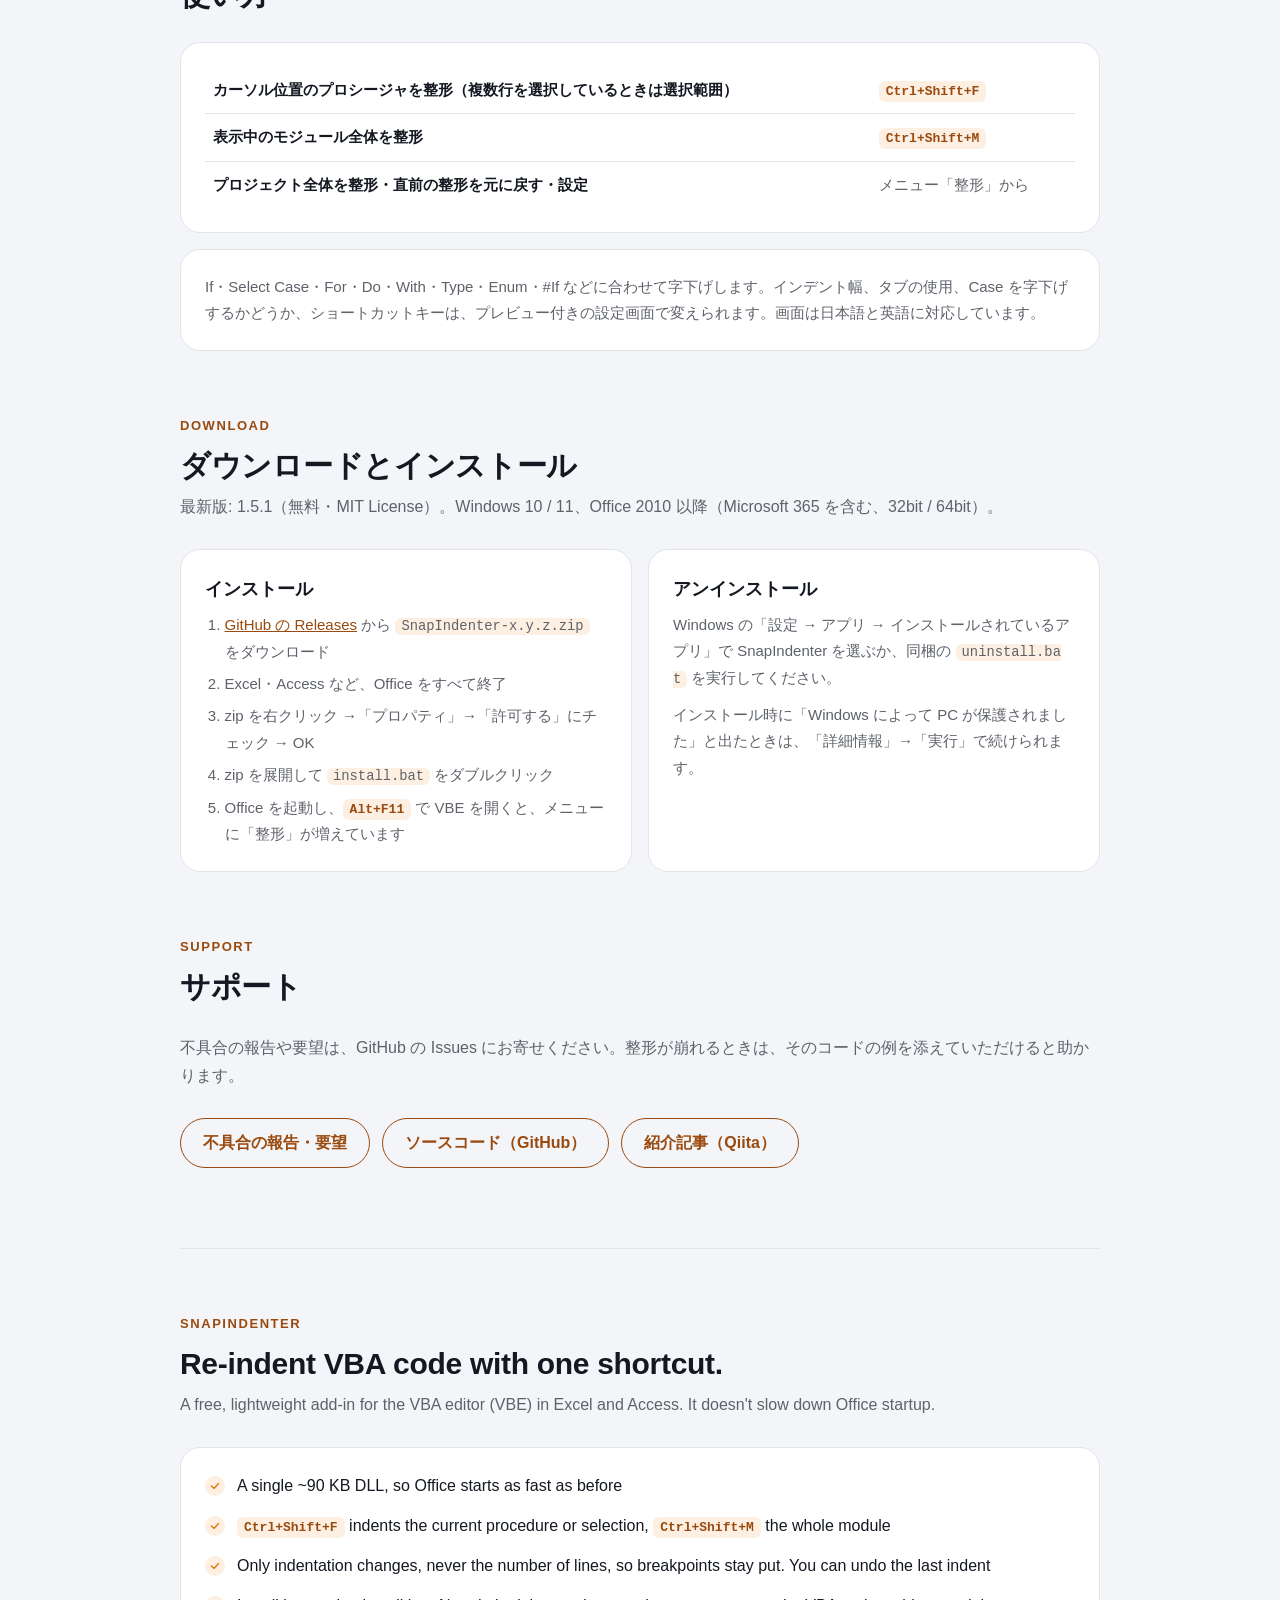
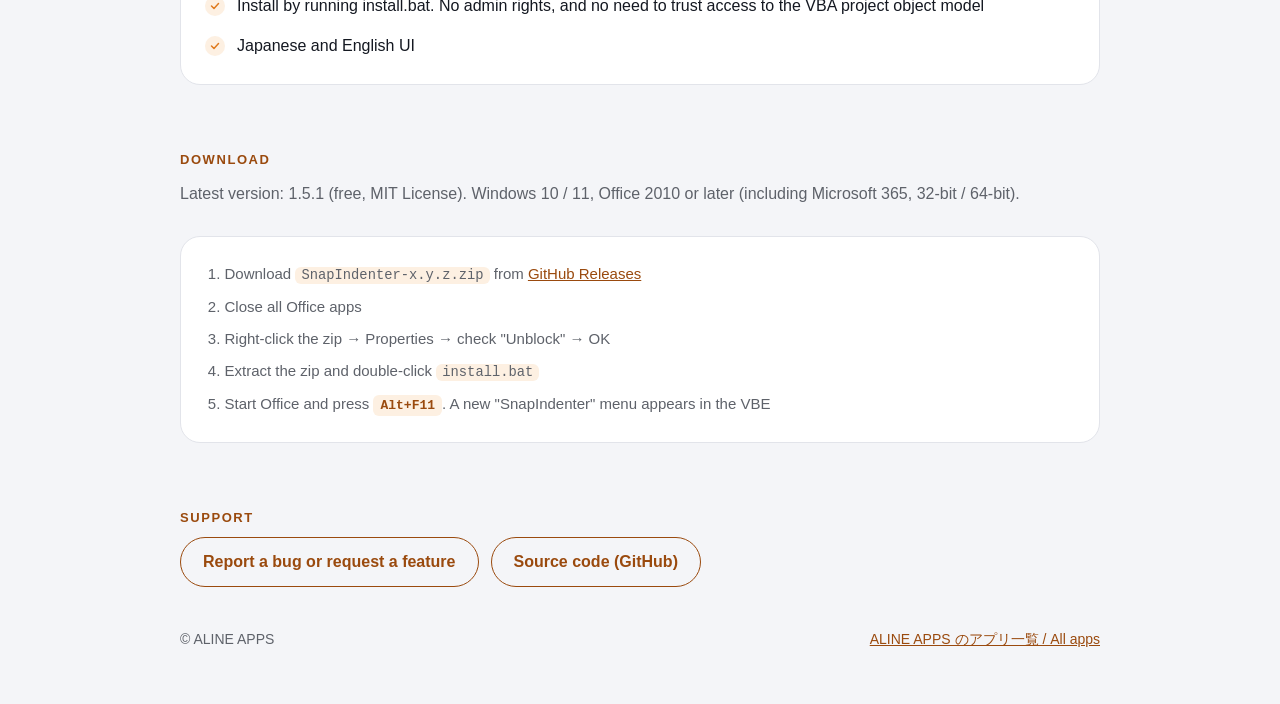
<file: snapindenter/index.html>
<!doctype html>
<html lang="ja">
<head>
<meta charset="utf-8">
<meta name="viewport" content="width=device-width, initial-scale=1">
<title>SnapIndenter — VBA のインデントを、ショートカット 1 つで</title>
<meta name="description" content="Excel・Access の VBA コードを、VBE からショートカットキー 1 つでインデント整形する無料の軽量アドイン。">
<meta name="theme-color" content="#1D2A44">
<link rel="icon" href="icon.svg" type="image/svg+xml">
<link rel="stylesheet" href="../site.css">
<style>
  .shots { display: grid; grid-template-columns: repeat(auto-fit, minmax(300px, 1fr)); gap: 16px; }
  .shots figure { margin: 0; background: var(--card); border: 1px solid var(--line); border-radius: 20px; padding: 16px; }
  .shots img { display: block; width: 100%; height: auto; border-radius: 10px; border: 1px solid var(--line); }
  .shots figcaption { margin-top: 10px; font-size: 14px; font-weight: 600; color: var(--sub); }
  .keys { width: 100%; border-collapse: collapse; font-size: 15px; }
  .keys th, .keys td { text-align: left; padding: 10px 8px; border-top: 1px solid var(--line); vertical-align: top; }
  .keys tr:first-child th, .keys tr:first-child td { border-top: 0; }
  .keys th { font-weight: 600; }
  .keys td { color: var(--sub); white-space: nowrap; }
  kbd { font: 600 13px/1 ui-monospace, Consolas, monospace; background: var(--icon-bg); color: var(--accent); border-radius: 6px; padding: 3px 7px; white-space: nowrap; }
  ol.steps { margin: 0; padding-left: 1.3em; color: var(--sub); font-size: 15px; }
  ol.steps li + li { margin-top: 6px; }
  .after-card { margin-top: 16px; }
  .grid.two { grid-template-columns: repeat(auto-fit, minmax(340px, 1fr)); }
  @media (max-width: 560px) {
    .grid.two { grid-template-columns: 1fr; }
    .shots { grid-template-columns: 1fr; }
    .keys tr { display: block; padding: 8px 0; border-top: 1px solid var(--line); }
    .keys tr:first-child { border-top: 0; }
    .keys th, .keys td { display: block; border: 0; padding: 2px 0; white-space: normal; }
  }
</style>
</head>
<body>

<header class="hero">
  <div class="wrap">
    <nav class="topbar" aria-label="ページ内の移動">
      <a href="../">ALINE APPS</a>
      <a href="#en" lang="en">English</a>
    </nav>
    <div class="hero-body">
      <img class="app-icon" src="icon.svg" alt="SnapIndenter のアイコン">
      <div class="hero-text">
        <span class="badge">Windows ・ Excel / Access ・ 無料</span>
        <h1>SnapIndenter</h1>
        <p class="lead">VBA のインデントを、ショートカット 1 つで。</p>
        <p class="desc">Excel・Access の VBA コードを、VBE（Visual Basic Editor）からキー 1 つで字下げし直す軽量アドインです。Office の起動を遅くしません。</p>
        <div class="buttons actions">
          <a class="button" href="https://github.com/alineapps/SnapIndenter/releases/latest">無料でダウンロード</a>
          <a class="button ghost" href="#install">インストール方法</a>
        </div>
      </div>
    </div>
  </div>
</header>

<main class="wrap">
  <section>
    <p class="section-title">Before / After</p>
    <h2>崩れたインデントが、一瞬で整う</h2>
    <div class="shots">
      <figure>
        <a href="before.png"><img src="before.png" width="1100" height="760" alt="整形前の VBA コード。字下げがそろっていない" loading="lazy"></a>
        <figcaption>整形前</figcaption>
      </figure>
      <figure>
        <a href="after.png"><img src="after.png" width="1100" height="760" alt="整形後の VBA コード。If・For・Select Case に合わせて字下げされている" loading="lazy"></a>
        <figcaption>整形後（Ctrl+Shift+F）</figcaption>
      </figure>
    </div>
  </section>

  <section>
    <p class="section-title">Features</p>
    <h2>特長</h2>
    <div class="grid two">
      <div class="card">
        <h3>軽い</h3>
        <p>DLL 1 つ（約 90KB）だけ。大きなアドインのように、Excel や Access の起動を待たせません。</p>
      </div>
      <div class="card">
        <h3>SmartIndenter の代わりに</h3>
        <p>有償化された SmartIndenter と同じくらいの機能に絞った、無料のインデント整形です。</p>
      </div>
      <div class="card">
        <h3>行数を変えない</h3>
        <p>字下げだけを直すので、ブレークポイントの位置もずれません。直前の整形は元に戻せます。</p>
      </div>
      <div class="card">
        <h3>インストールが簡単</h3>
        <p>install.bat を実行するだけ。管理者権限も、「VBA プロジェクト オブジェクト モデルへのアクセスを信頼する」の設定も要りません。</p>
      </div>
    </div>
  </section>

  <section>
    <p class="section-title">How to use</p>
    <h2>使い方</h2>
    <div class="card">
      <table class="keys">
        <tr><th>カーソル位置のプロシージャを整形（複数行を選択しているときは選択範囲）</th><td><kbd>Ctrl+Shift+F</kbd></td></tr>
        <tr><th>表示中のモジュール全体を整形</th><td><kbd>Ctrl+Shift+M</kbd></td></tr>
        <tr><th>プロジェクト全体を整形・直前の整形を元に戻す・設定</th><td>メニュー「整形」から</td></tr>
      </table>
    </div>
    <div class="card after-card">
      <p>If・Select Case・For・Do・With・Type・Enum・#If などに合わせて字下げします。インデント幅、タブの使用、Case を字下げするかどうか、ショートカットキーは、プレビュー付きの設定画面で変えられます。画面は日本語と英語に対応しています。</p>
    </div>
  </section>

  <section id="install">
    <p class="section-title">Download</p>
    <h2>ダウンロードとインストール</h2>
    <p class="section-note">最新版: 1.5.1（無料・MIT License）。Windows 10 / 11、Office 2010 以降（Microsoft 365 を含む、32bit / 64bit）。</p>
    <div class="grid">
      <div class="card">
        <h3>インストール</h3>
        <ol class="steps">
          <li><a href="https://github.com/alineapps/SnapIndenter/releases/latest">GitHub の Releases</a> から <code>SnapIndenter-x.y.z.zip</code> をダウンロード</li>
          <li>Excel・Access など、Office をすべて終了</li>
          <li>zip を右クリック →「プロパティ」→「許可する」にチェック → OK</li>
          <li>zip を展開して <code>install.bat</code> をダブルクリック</li>
          <li>Office を起動し、<kbd>Alt+F11</kbd> で VBE を開くと、メニューに「整形」が増えています</li>
        </ol>
      </div>
      <div class="card">
        <h3>アンインストール</h3>
        <p>Windows の「設定 → アプリ → インストールされているアプリ」で SnapIndenter を選ぶか、同梱の <code>uninstall.bat</code> を実行してください。</p>
        <p>インストール時に「Windows によって PC が保護されました」と出たときは、「詳細情報」→「実行」で続けられます。</p>
      </div>
    </div>
  </section>

  <section>
    <p class="section-title">Support</p>
    <h2>サポート</h2>
    <p class="section-note flush">不具合の報告や要望は、GitHub の Issues にお寄せください。整形が崩れるときは、そのコードの例を添えていただけると助かります。</p>
    <div class="buttons">
      <a class="button ghost" href="https://github.com/alineapps/SnapIndenter/issues">不具合の報告・要望</a>
      <a class="button ghost" href="https://github.com/alineapps/SnapIndenter">ソースコード（GitHub）</a>
      <a class="button ghost" href="https://qiita.com/alineapps/items/0d2ff1a0496cf65a7ef9">紹介記事（Qiita）</a>
    </div>
  </section>

  <hr class="divider">

  <div lang="en">
    <section id="en">
      <p class="section-title">SnapIndenter</p>
      <h2>Re-indent VBA code with one shortcut.</h2>
      <p class="section-note">A free, lightweight add-in for the VBA editor (VBE) in Excel and Access. It doesn't slow down Office startup.</p>
      <div class="card">
        <ul class="checklist">
          <li>A single ~90 KB DLL, so Office starts as fast as before</li>
          <li><kbd>Ctrl+Shift+F</kbd> indents the current procedure or selection, <kbd>Ctrl+Shift+M</kbd> the whole module</li>
          <li>Only indentation changes, never the number of lines, so breakpoints stay put. You can undo the last indent</li>
          <li>Install by running install.bat. No admin rights, and no need to trust access to the VBA project object model</li>
          <li>Japanese and English UI</li>
        </ul>
      </div>
    </section>
    <section>
      <p class="section-title">Download</p>
      <p class="section-note flush">Latest version: 1.5.1 (free, MIT License). Windows 10 / 11, Office 2010 or later (including Microsoft 365, 32-bit / 64-bit).</p>
      <div class="card">
        <ol class="steps">
          <li>Download <code>SnapIndenter-x.y.z.zip</code> from <a href="https://github.com/alineapps/SnapIndenter/releases/latest">GitHub Releases</a></li>
          <li>Close all Office apps</li>
          <li>Right-click the zip → Properties → check "Unblock" → OK</li>
          <li>Extract the zip and double-click <code>install.bat</code></li>
          <li>Start Office and press <kbd>Alt+F11</kbd>. A new "SnapIndenter" menu appears in the VBE</li>
        </ol>
      </div>
    </section>
    <section>
      <p class="section-title">Support</p>
      <div class="buttons">
        <a class="button ghost" href="https://github.com/alineapps/SnapIndenter/issues">Report a bug or request a feature</a>
        <a class="button ghost" href="https://github.com/alineapps/SnapIndenter">Source code (GitHub)</a>
      </div>
    </section>
  </div>

  <footer>
    <span>© ALINE APPS</span>
    <a href="../">ALINE APPS のアプリ一覧 / All apps</a>
  </footer>
</main>

</body>
</html>
</file>
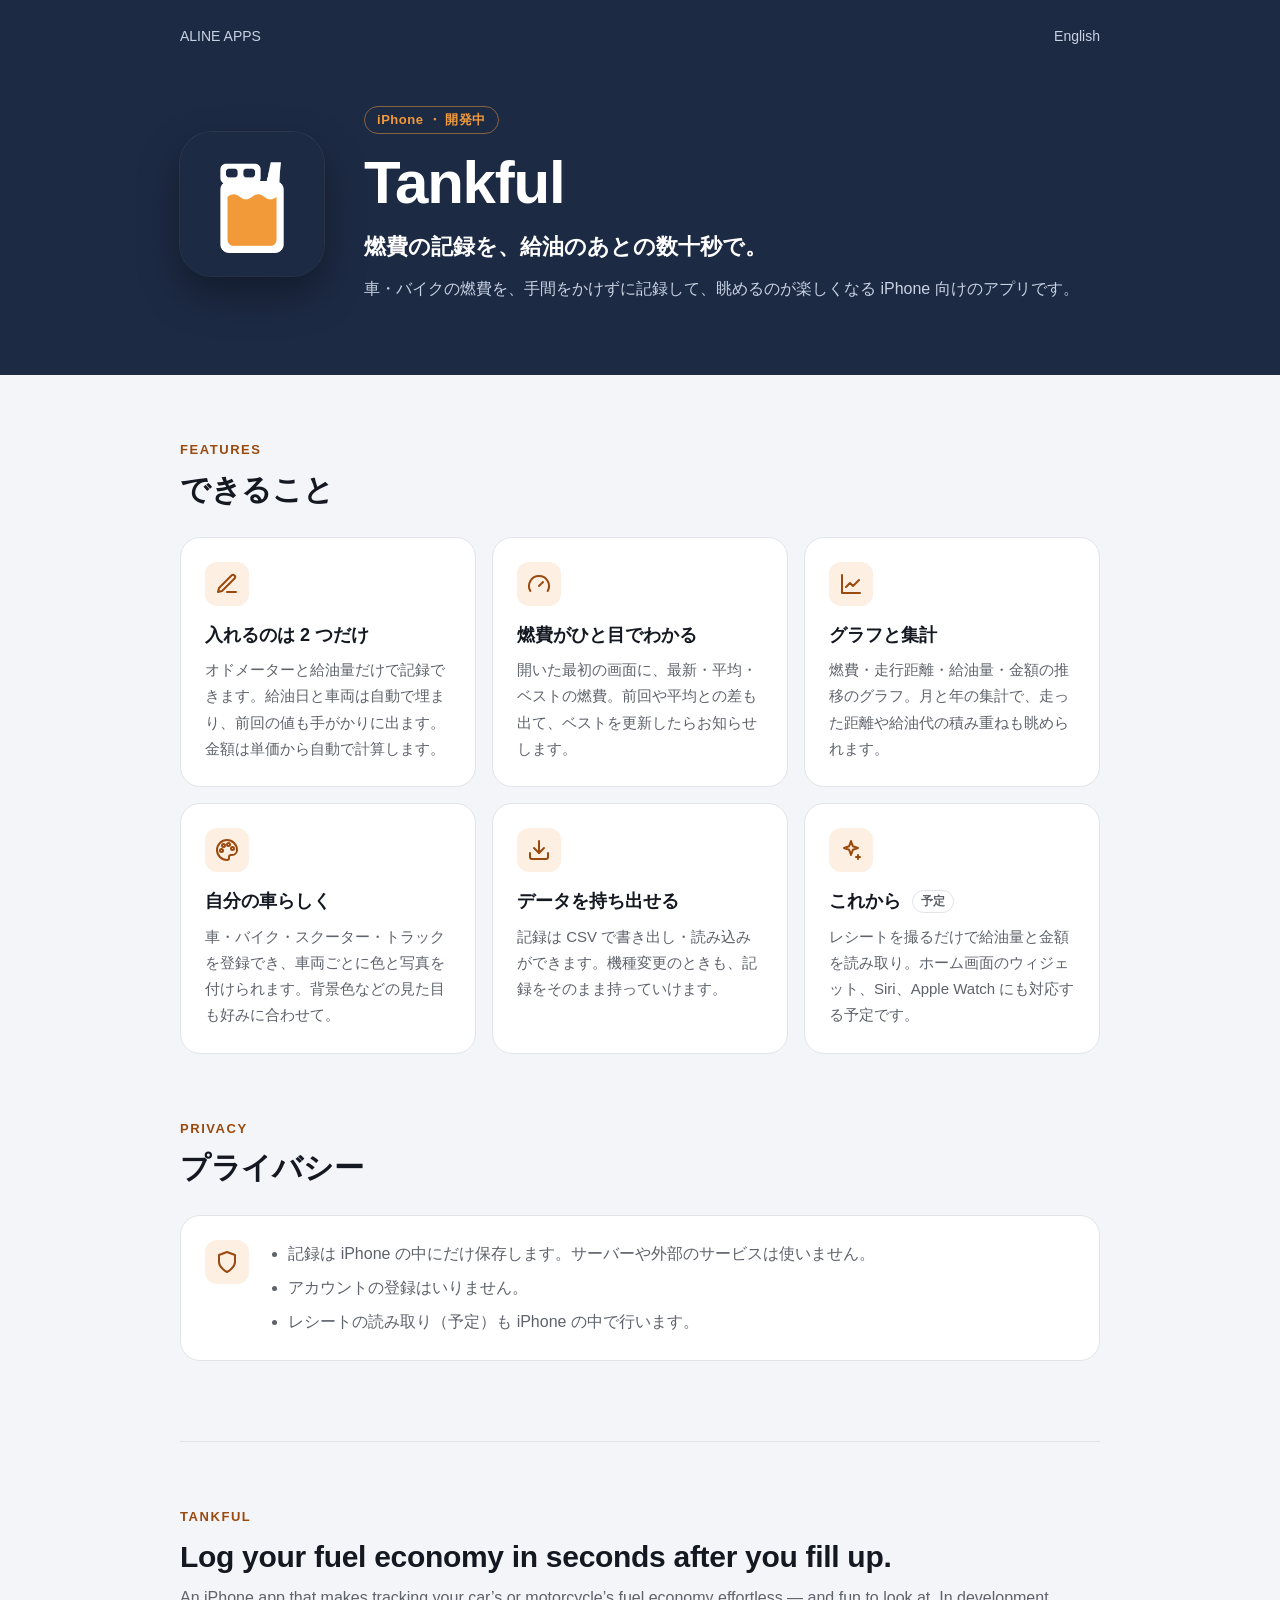
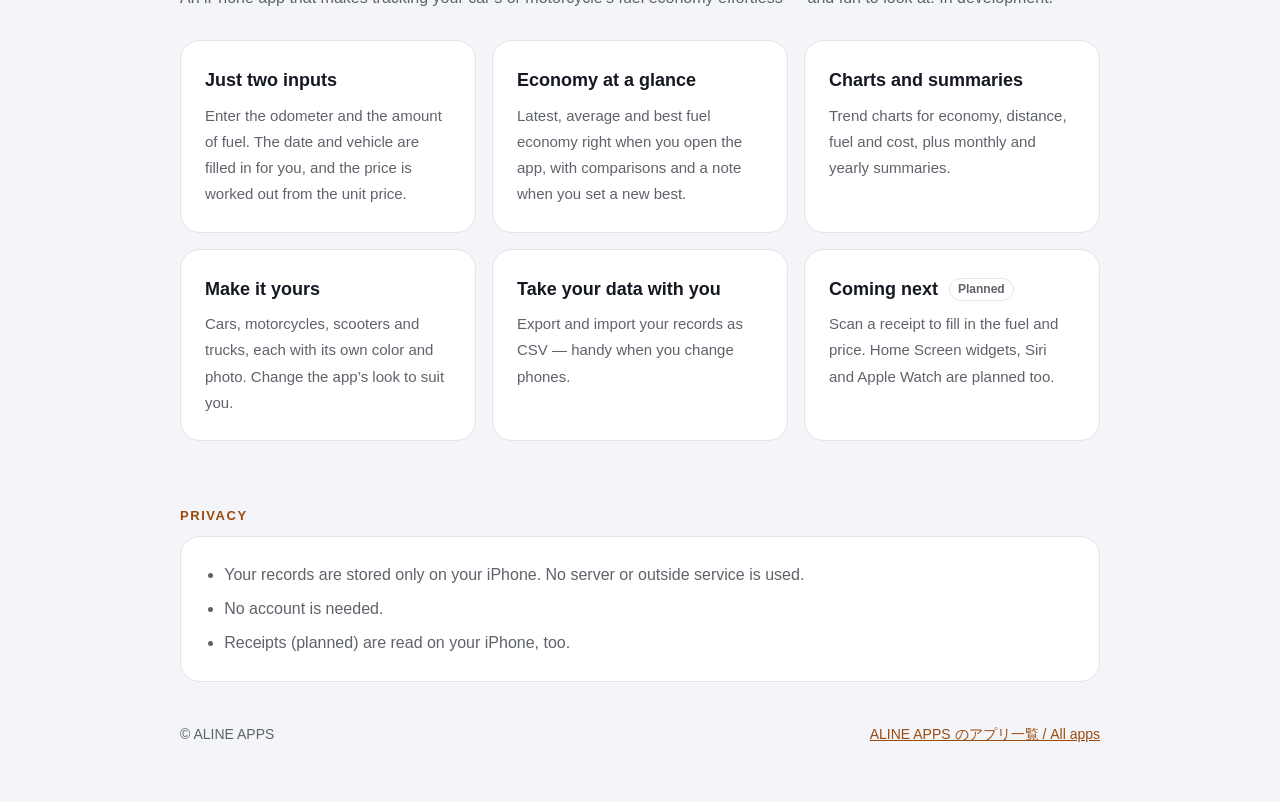
<file: tankful/index.html>
<!doctype html>
<html lang="ja">
<head>
<meta charset="utf-8">
<meta name="viewport" content="width=device-width, initial-scale=1">
<title>Tankful — 燃費の記録を、給油のあとの数十秒で</title>
<meta name="description" content="車・バイクの燃費を、手間をかけずに記録して眺める iPhone 向けのアプリ。">
<link rel="icon" href="favicon.png">
<link rel="apple-touch-icon" href="icon.png">
<meta name="theme-color" content="#1D2A44">
<link rel="stylesheet" href="../site.css">
</head>
<body>

<header class="hero">
  <div class="wrap">
    <nav class="topbar" aria-label="ページ内の移動">
      <a href="../">ALINE APPS</a>
      <a href="#en" lang="en">English</a>
    </nav>
    <div class="hero-body">
      <img class="app-icon" src="icon.png" alt="Tankful のアイコン">
      <div class="hero-text">
        <span class="badge">iPhone ・ 開発中</span>
        <h1>Tankful</h1>
        <p class="lead">燃費の記録を、給油のあとの数十秒で。</p>
        <p class="desc">車・バイクの燃費を、手間をかけずに記録して、眺めるのが楽しくなる iPhone 向けのアプリです。</p>
      </div>
    </div>
  </div>
</header>

<main class="wrap">
  <section>
    <p class="section-title">Features</p>
    <h2>できること</h2>
    <div class="grid">
      <div class="card">
        <div class="feature-icon"><svg viewBox="0 0 24 24" fill="none" stroke="currentColor" stroke-width="2" stroke-linecap="round" stroke-linejoin="round" aria-hidden="true"><path d="M12 20h9"/><path d="M16.5 3.5a2.1 2.1 0 0 1 3 3L7 19l-4 1 1-4Z"/></svg></div>
        <h3>入れるのは 2 つだけ</h3>
        <p>オドメーターと給油量だけで記録できます。給油日と車両は自動で埋まり、前回の値も手がかりに出ます。金額は単価から自動で計算します。</p>
      </div>
      <div class="card">
        <div class="feature-icon"><svg viewBox="0 0 24 24" fill="none" stroke="currentColor" stroke-width="2" stroke-linecap="round" stroke-linejoin="round" aria-hidden="true"><path d="M12 14l4-4"/><path d="M3.3 19a10 10 0 1 1 17.4 0"/></svg></div>
        <h3>燃費がひと目でわかる</h3>
        <p>開いた最初の画面に、最新・平均・ベストの燃費。前回や平均との差も出て、ベストを更新したらお知らせします。</p>
      </div>
      <div class="card">
        <div class="feature-icon"><svg viewBox="0 0 24 24" fill="none" stroke="currentColor" stroke-width="2" stroke-linecap="round" stroke-linejoin="round" aria-hidden="true"><path d="M3 3v18h18"/><path d="M7 15l4-4 3 3 6-6"/></svg></div>
        <h3>グラフと集計</h3>
        <p>燃費・走行距離・給油量・金額の推移のグラフ。月と年の集計で、走った距離や給油代の積み重ねも眺められます。</p>
      </div>
      <div class="card">
        <div class="feature-icon"><svg viewBox="0 0 24 24" fill="none" stroke="currentColor" stroke-width="2" stroke-linecap="round" stroke-linejoin="round" aria-hidden="true"><circle cx="13.5" cy="6.5" r="1.5"/><circle cx="17.5" cy="10.5" r="1.5"/><circle cx="8.5" cy="7.5" r="1.5"/><circle cx="6.5" cy="12.5" r="1.5"/><path d="M12 2a10 10 0 0 0 0 20 2 2 0 0 0 2-2v-1a2 2 0 0 1 2-2h1a5 5 0 0 0 5-5c0-5.5-4.5-10-10-10Z"/></svg></div>
        <h3>自分の車らしく</h3>
        <p>車・バイク・スクーター・トラックを登録でき、車両ごとに色と写真を付けられます。背景色などの見た目も好みに合わせて。</p>
      </div>
      <div class="card">
        <div class="feature-icon"><svg viewBox="0 0 24 24" fill="none" stroke="currentColor" stroke-width="2" stroke-linecap="round" stroke-linejoin="round" aria-hidden="true"><path d="M21 15v4a2 2 0 0 1-2 2H5a2 2 0 0 1-2-2v-4"/><path d="M7 10l5 5 5-5"/><path d="M12 15V3"/></svg></div>
        <h3>データを持ち出せる</h3>
        <p>記録は CSV で書き出し・読み込みができます。機種変更のときも、記録をそのまま持っていけます。</p>
      </div>
      <div class="card">
        <div class="feature-icon"><svg viewBox="0 0 24 24" fill="none" stroke="currentColor" stroke-width="2" stroke-linecap="round" stroke-linejoin="round" aria-hidden="true"><path d="M12 3l1.8 5.2L19 10l-5.2 1.8L12 17l-1.8-5.2L5 10l5.2-1.8Z"/><path d="M19 17v4"/><path d="M17 19h4"/></svg></div>
        <h3>これから <span class="soon">予定</span></h3>
        <p>レシートを撮るだけで給油量と金額を読み取り。ホーム画面のウィジェット、Siri、Apple Watch にも対応する予定です。</p>
      </div>
    </div>
  </section>

  <section>
    <p class="section-title">Privacy</p>
    <h2>プライバシー</h2>
    <div class="card privacy">
      <div class="feature-icon"><svg viewBox="0 0 24 24" fill="none" stroke="currentColor" stroke-width="2" stroke-linecap="round" stroke-linejoin="round" aria-hidden="true"><path d="M12 22s8-4 8-10V5l-8-3-8 3v7c0 6 8 10 8 10Z"/></svg></div>
      <ul>
        <li>記録は iPhone の中にだけ保存します。サーバーや外部のサービスは使いません。</li>
        <li>アカウントの登録はいりません。</li>
        <li>レシートの読み取り（予定）も iPhone の中で行います。</li>
      </ul>
    </div>
  </section>

  <hr class="divider">

  <div lang="en">
    <section id="en">
      <p class="section-title">Tankful</p>
      <h2>Log your fuel economy in seconds after you fill up.</h2>
      <p class="section-note">An iPhone app that makes tracking your car’s or motorcycle’s fuel economy effortless — and fun to look at. In development.</p>
      <div class="grid">
        <div class="card"><h3>Just two inputs</h3><p>Enter the odometer and the amount of fuel. The date and vehicle are filled in for you, and the price is worked out from the unit price.</p></div>
        <div class="card"><h3>Economy at a glance</h3><p>Latest, average and best fuel economy right when you open the app, with comparisons and a note when you set a new best.</p></div>
        <div class="card"><h3>Charts and summaries</h3><p>Trend charts for economy, distance, fuel and cost, plus monthly and yearly summaries.</p></div>
        <div class="card"><h3>Make it yours</h3><p>Cars, motorcycles, scooters and trucks, each with its own color and photo. Change the app’s look to suit you.</p></div>
        <div class="card"><h3>Take your data with you</h3><p>Export and import your records as CSV — handy when you change phones.</p></div>
        <div class="card"><h3>Coming next <span class="soon">Planned</span></h3><p>Scan a receipt to fill in the fuel and price. Home Screen widgets, Siri and Apple Watch are planned too.</p></div>
      </div>
    </section>
    <section>
      <p class="section-title">Privacy</p>
      <div class="card privacy">
        <ul>
          <li>Your records are stored only on your iPhone. No server or outside service is used.</li>
          <li>No account is needed.</li>
          <li>Receipts (planned) are read on your iPhone, too.</li>
        </ul>
      </div>
    </section>
  </div>

  <footer>
    <span>© ALINE APPS</span>
    <a href="../">ALINE APPS のアプリ一覧 / All apps</a>
  </footer>
</main>

</body>
</html>
</file>
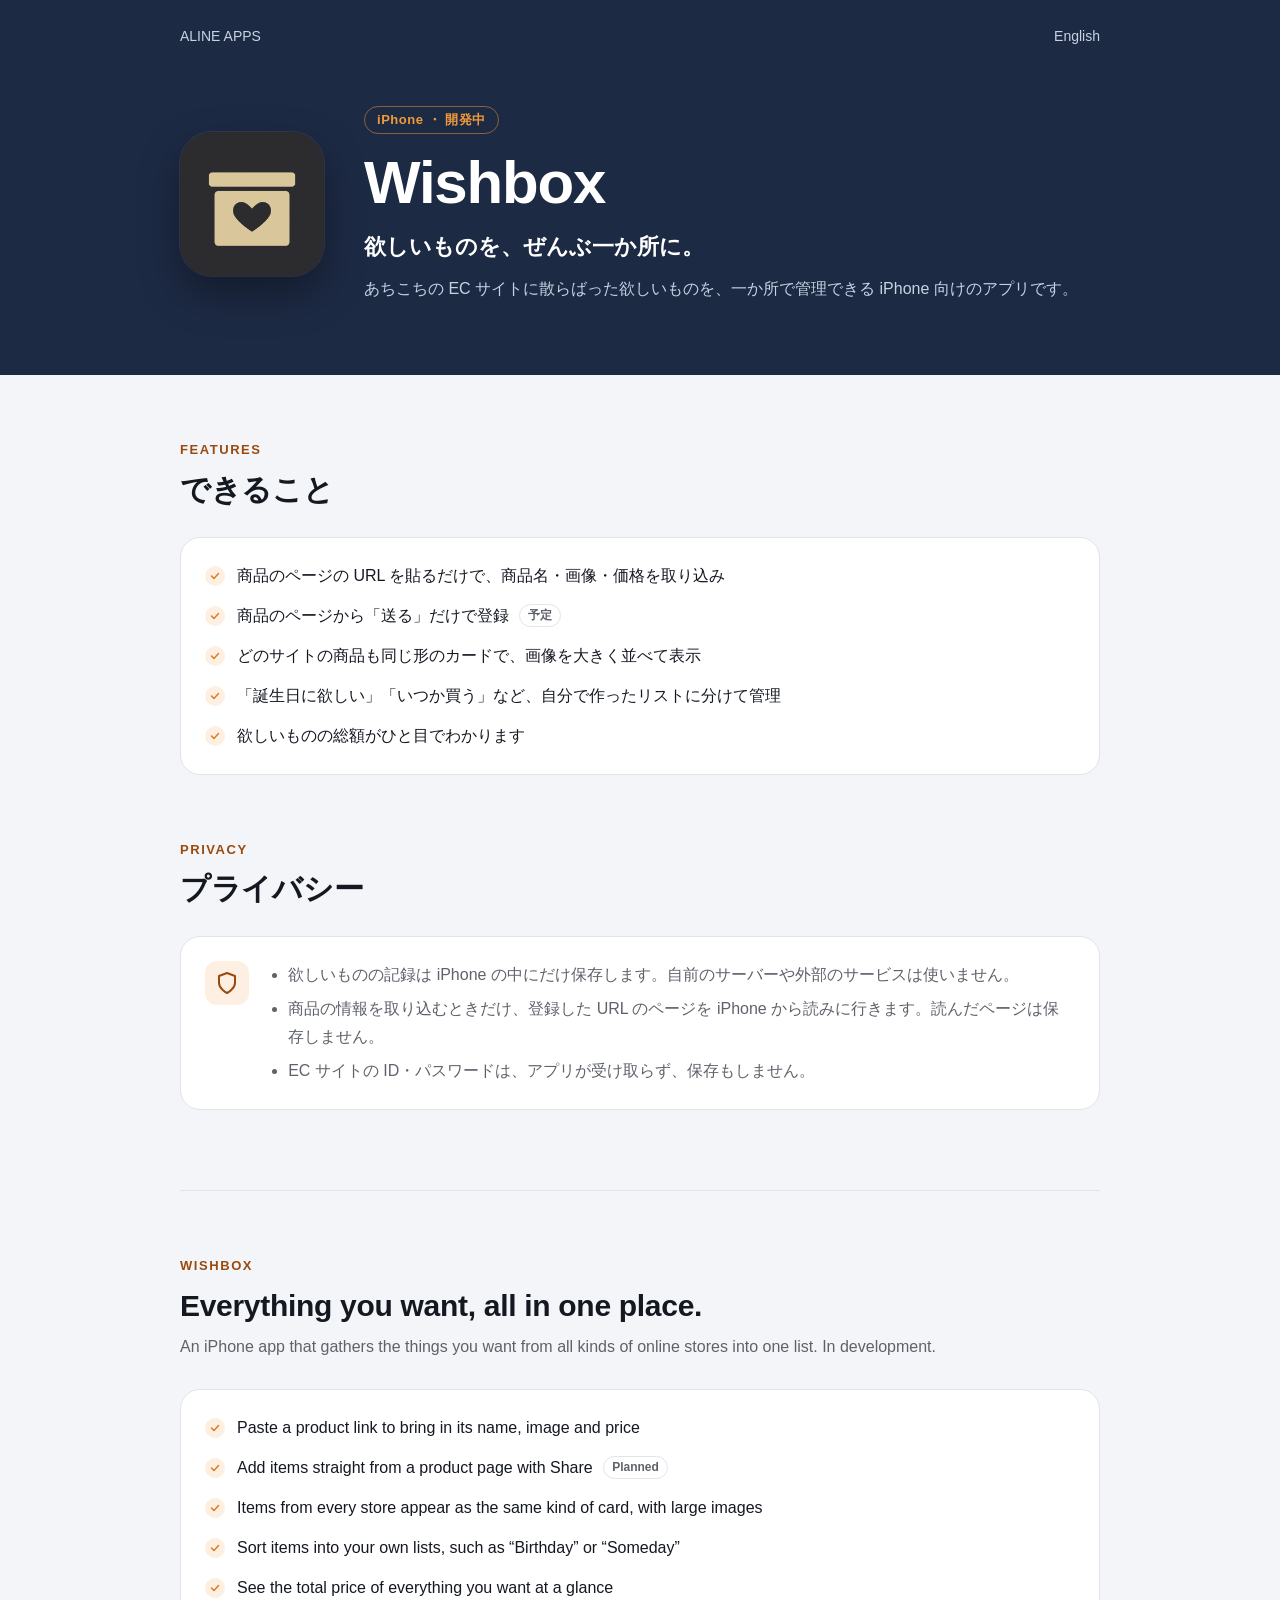
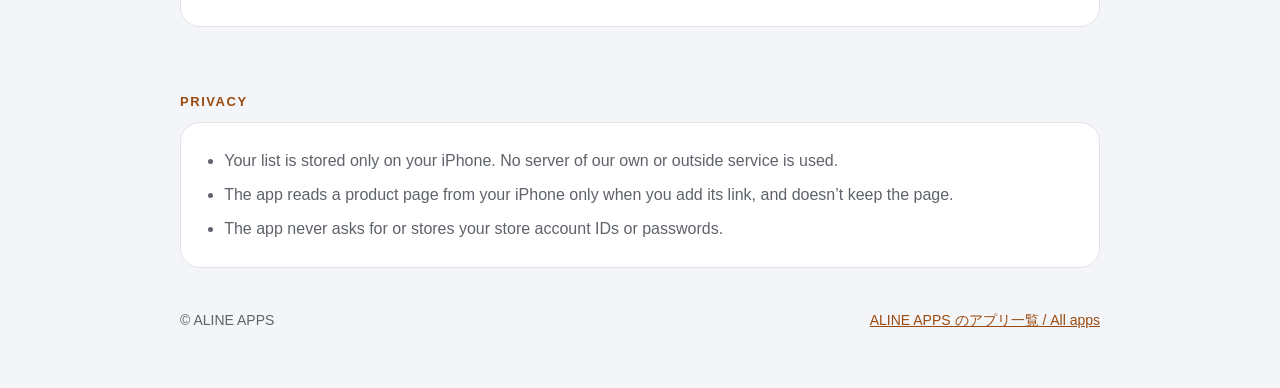
<file: wishbox/index.html>
<!doctype html>
<html lang="ja">
<head>
<meta charset="utf-8">
<meta name="viewport" content="width=device-width, initial-scale=1">
<title>Wishbox — 欲しいものを、ぜんぶ一か所に</title>
<meta name="description" content="あちこちの EC サイトの欲しいものを、一か所で管理する iPhone 向けのアプリ。">
<meta name="theme-color" content="#1D2A44">
<link rel="icon" href="favicon.png">
<link rel="apple-touch-icon" href="icon.png">
<link rel="stylesheet" href="../site.css">
</head>
<body>

<header class="hero">
  <div class="wrap">
    <nav class="topbar" aria-label="ページ内の移動">
      <a href="../">ALINE APPS</a>
      <a href="#en" lang="en">English</a>
    </nav>
    <div class="hero-body">
      <img class="app-icon" src="icon.png" alt="Wishbox のアイコン">
      <div class="hero-text">
        <span class="badge">iPhone ・ 開発中</span>
        <h1>Wishbox</h1>
        <p class="lead">欲しいものを、ぜんぶ一か所に。</p>
        <p class="desc">あちこちの EC サイトに散らばった欲しいものを、一か所で管理できる iPhone 向けのアプリです。</p>
      </div>
    </div>
  </div>
</header>

<main class="wrap">
  <section>
    <p class="section-title">Features</p>
    <h2>できること</h2>
    <div class="card">
      <ul class="checklist">
        <li>商品のページの URL を貼るだけで、商品名・画像・価格を取り込み</li>
        <li>商品のページから「送る」だけで登録 <span class="soon">予定</span></li>
        <li>どのサイトの商品も同じ形のカードで、画像を大きく並べて表示</li>
        <li>「誕生日に欲しい」「いつか買う」など、自分で作ったリストに分けて管理</li>
        <li>欲しいものの総額がひと目でわかります</li>
      </ul>
    </div>
  </section>

  <section>
    <p class="section-title">Privacy</p>
    <h2>プライバシー</h2>
    <div class="card privacy">
      <div class="feature-icon"><svg viewBox="0 0 24 24" fill="none" stroke="currentColor" stroke-width="2" stroke-linecap="round" stroke-linejoin="round" aria-hidden="true"><path d="M12 22s8-4 8-10V5l-8-3-8 3v7c0 6 8 10 8 10Z"/></svg></div>
      <ul>
        <li>欲しいものの記録は iPhone の中にだけ保存します。自前のサーバーや外部のサービスは使いません。</li>
        <li>商品の情報を取り込むときだけ、登録した URL のページを iPhone から読みに行きます。読んだページは保存しません。</li>
        <li>EC サイトの ID・パスワードは、アプリが受け取らず、保存もしません。</li>
      </ul>
    </div>
  </section>

  <hr class="divider">

  <div lang="en">
    <section id="en">
      <p class="section-title">Wishbox</p>
      <h2>Everything you want, all in one place.</h2>
      <p class="section-note">An iPhone app that gathers the things you want from all kinds of online stores into one list. In development.</p>
      <div class="card">
        <ul class="checklist">
          <li>Paste a product link to bring in its name, image and price</li>
          <li>Add items straight from a product page with Share <span class="soon">Planned</span></li>
          <li>Items from every store appear as the same kind of card, with large images</li>
          <li>Sort items into your own lists, such as “Birthday” or “Someday”</li>
          <li>See the total price of everything you want at a glance</li>
        </ul>
      </div>
    </section>
    <section>
      <p class="section-title">Privacy</p>
      <div class="card privacy">
        <ul>
          <li>Your list is stored only on your iPhone. No server of our own or outside service is used.</li>
          <li>The app reads a product page from your iPhone only when you add its link, and doesn’t keep the page.</li>
          <li>The app never asks for or stores your store account IDs or passwords.</li>
        </ul>
      </div>
    </section>
  </div>

  <footer>
    <span>© ALINE APPS</span>
    <a href="../">ALINE APPS のアプリ一覧 / All apps</a>
  </footer>
</main>

</body>
</html>
</file>
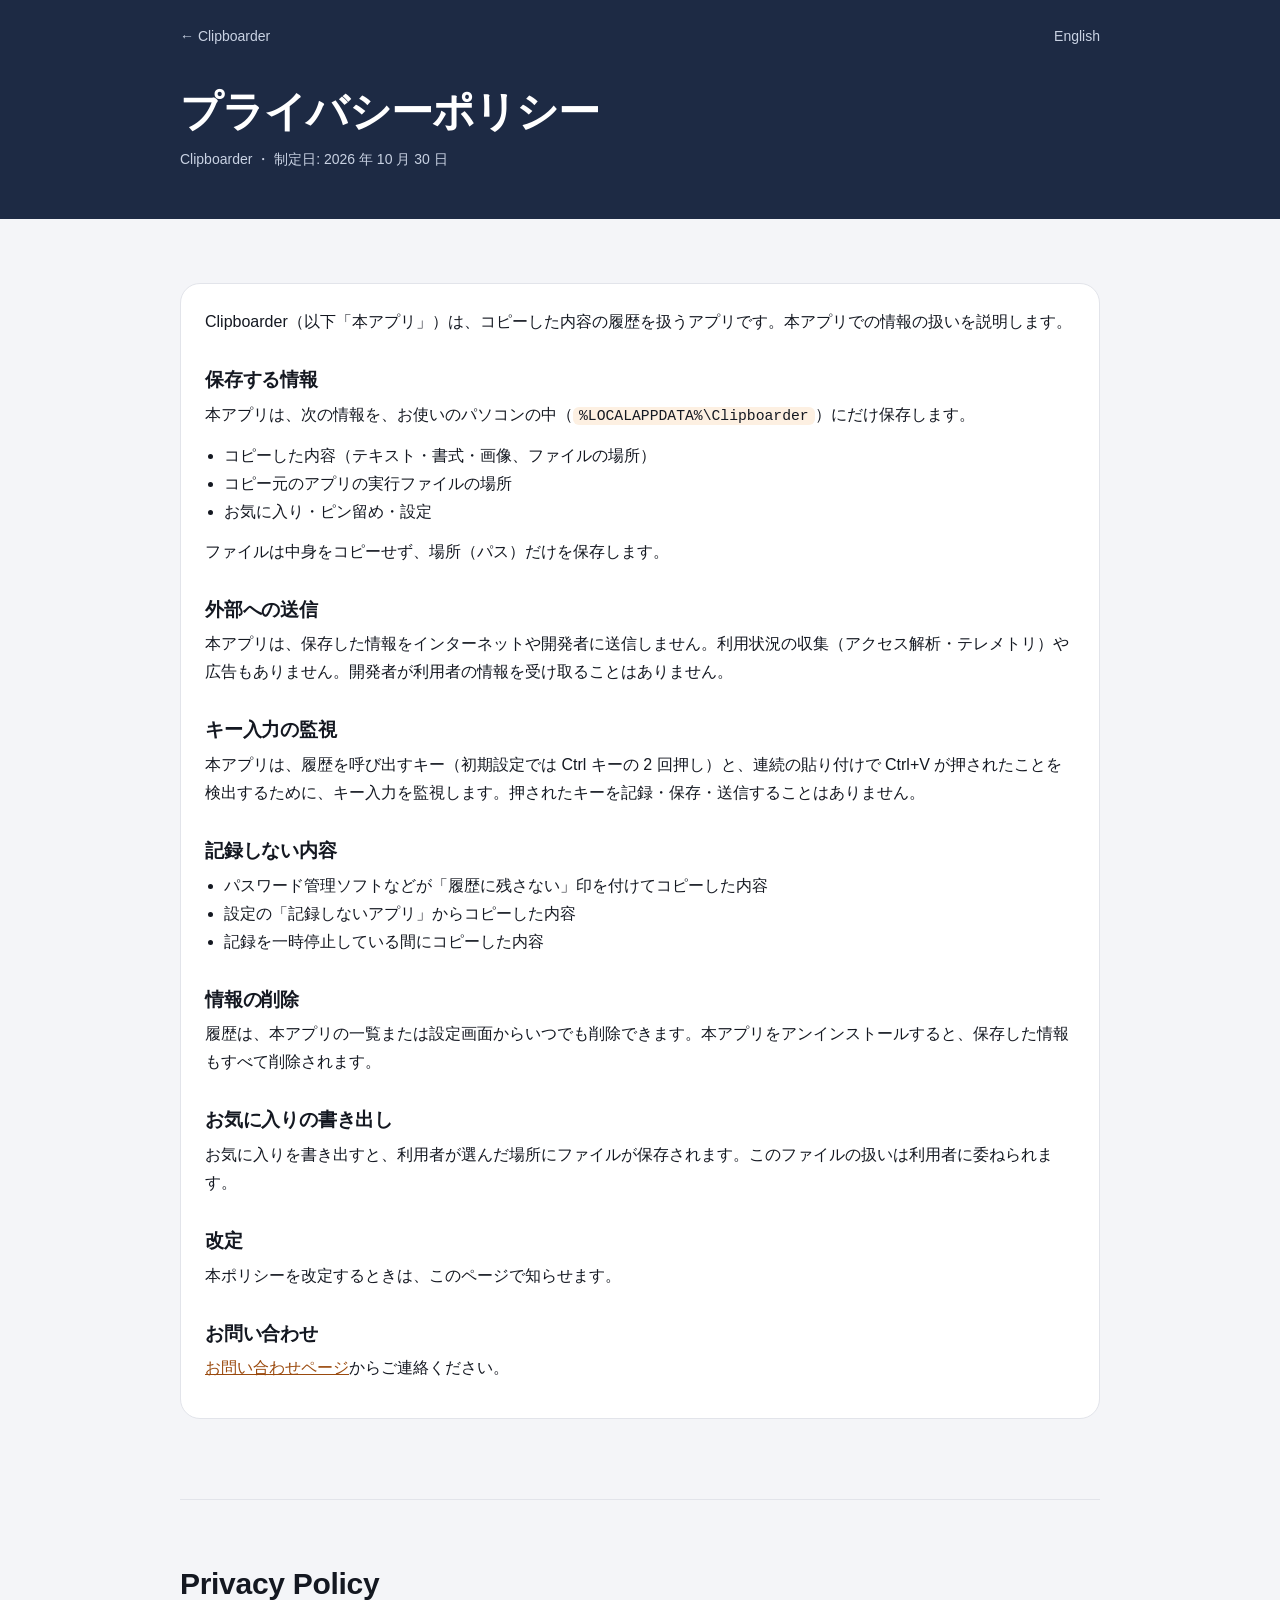
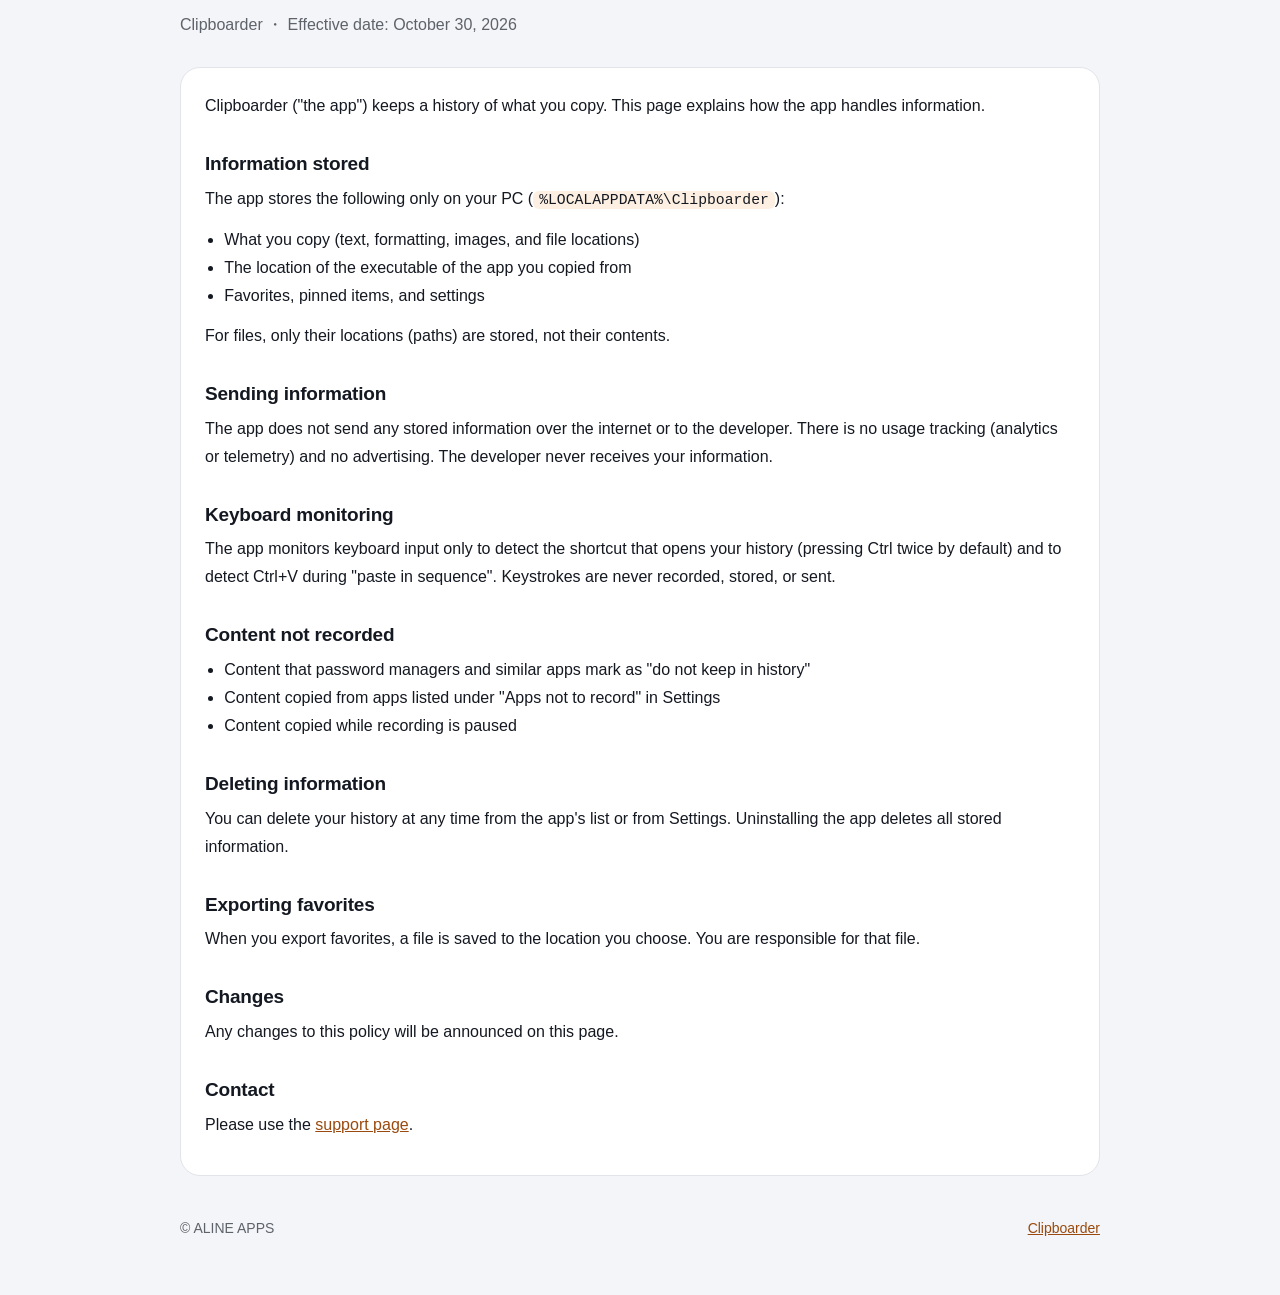
<file: clipboarder/privacy/index.html>
<!doctype html>
<html lang="ja">
<head>
<meta charset="utf-8">
<meta name="viewport" content="width=device-width, initial-scale=1">
<title>プライバシーポリシー | Clipboarder</title>
<meta name="theme-color" content="#1D2A44">
<link rel="icon" href="../icon.png">
<link rel="stylesheet" href="../../site.css">
</head>
<body>

<header class="hero small">
  <div class="wrap">
    <nav class="topbar" aria-label="ページ内の移動">
      <a href="../">← Clipboarder</a>
      <a href="#en" lang="en">English</a>
    </nav>
    <div class="hero-body">
      <div class="hero-text">
        <h1>プライバシーポリシー</h1>
        <p class="meta">Clipboarder ・ 制定日: 2026 年 10 月 30 日</p>
      </div>
    </div>
  </div>
</header>

<main class="wrap">
  <section>
    <div class="card prose">
      <p>Clipboarder（以下「本アプリ」）は、コピーした内容の履歴を扱うアプリです。本アプリでの情報の扱いを説明します。</p>

      <h2>保存する情報</h2>
      <p>本アプリは、次の情報を、お使いのパソコンの中（<code>%LOCALAPPDATA%\Clipboarder</code>）にだけ保存します。</p>
      <ul>
        <li>コピーした内容（テキスト・書式・画像、ファイルの場所）</li>
        <li>コピー元のアプリの実行ファイルの場所</li>
        <li>お気に入り・ピン留め・設定</li>
      </ul>
      <p>ファイルは中身をコピーせず、場所（パス）だけを保存します。</p>

      <h2>外部への送信</h2>
      <p>本アプリは、保存した情報をインターネットや開発者に送信しません。利用状況の収集（アクセス解析・テレメトリ）や広告もありません。開発者が利用者の情報を受け取ることはありません。</p>

      <h2>キー入力の監視</h2>
      <p>本アプリは、履歴を呼び出すキー（初期設定では Ctrl キーの 2 回押し）と、連続の貼り付けで Ctrl+V が押されたことを検出するために、キー入力を監視します。押されたキーを記録・保存・送信することはありません。</p>

      <h2>記録しない内容</h2>
      <ul>
        <li>パスワード管理ソフトなどが「履歴に残さない」印を付けてコピーした内容</li>
        <li>設定の「記録しないアプリ」からコピーした内容</li>
        <li>記録を一時停止している間にコピーした内容</li>
      </ul>

      <h2>情報の削除</h2>
      <p>履歴は、本アプリの一覧または設定画面からいつでも削除できます。本アプリをアンインストールすると、保存した情報もすべて削除されます。</p>

      <h2>お気に入りの書き出し</h2>
      <p>お気に入りを書き出すと、利用者が選んだ場所にファイルが保存されます。このファイルの扱いは利用者に委ねられます。</p>

      <h2>改定</h2>
      <p>本ポリシーを改定するときは、このページで知らせます。</p>

      <h2>お問い合わせ</h2>
      <p><a href="../support/">お問い合わせページ</a>からご連絡ください。</p>
    </div>
  </section>

  <hr class="divider">

  <section id="en" lang="en">
    <h2>Privacy Policy</h2>
    <p class="section-note">Clipboarder ・ Effective date: October 30, 2026</p>
    <div class="card prose">
      <p>Clipboarder ("the app") keeps a history of what you copy. This page explains how the app handles information.</p>

      <h2>Information stored</h2>
      <p>The app stores the following only on your PC (<code>%LOCALAPPDATA%\Clipboarder</code>):</p>
      <ul>
        <li>What you copy (text, formatting, images, and file locations)</li>
        <li>The location of the executable of the app you copied from</li>
        <li>Favorites, pinned items, and settings</li>
      </ul>
      <p>For files, only their locations (paths) are stored, not their contents.</p>

      <h2>Sending information</h2>
      <p>The app does not send any stored information over the internet or to the developer. There is no usage tracking (analytics or telemetry) and no advertising. The developer never receives your information.</p>

      <h2>Keyboard monitoring</h2>
      <p>The app monitors keyboard input only to detect the shortcut that opens your history (pressing Ctrl twice by default) and to detect Ctrl+V during "paste in sequence". Keystrokes are never recorded, stored, or sent.</p>

      <h2>Content not recorded</h2>
      <ul>
        <li>Content that password managers and similar apps mark as "do not keep in history"</li>
        <li>Content copied from apps listed under "Apps not to record" in Settings</li>
        <li>Content copied while recording is paused</li>
      </ul>

      <h2>Deleting information</h2>
      <p>You can delete your history at any time from the app's list or from Settings. Uninstalling the app deletes all stored information.</p>

      <h2>Exporting favorites</h2>
      <p>When you export favorites, a file is saved to the location you choose. You are responsible for that file.</p>

      <h2>Changes</h2>
      <p>Any changes to this policy will be announced on this page.</p>

      <h2>Contact</h2>
      <p>Please use the <a href="../support/#en">support page</a>.</p>
    </div>
  </section>

  <footer>
    <span>© ALINE APPS</span>
    <a href="../">Clipboarder</a>
  </footer>
</main>

</body>
</html>
</file>
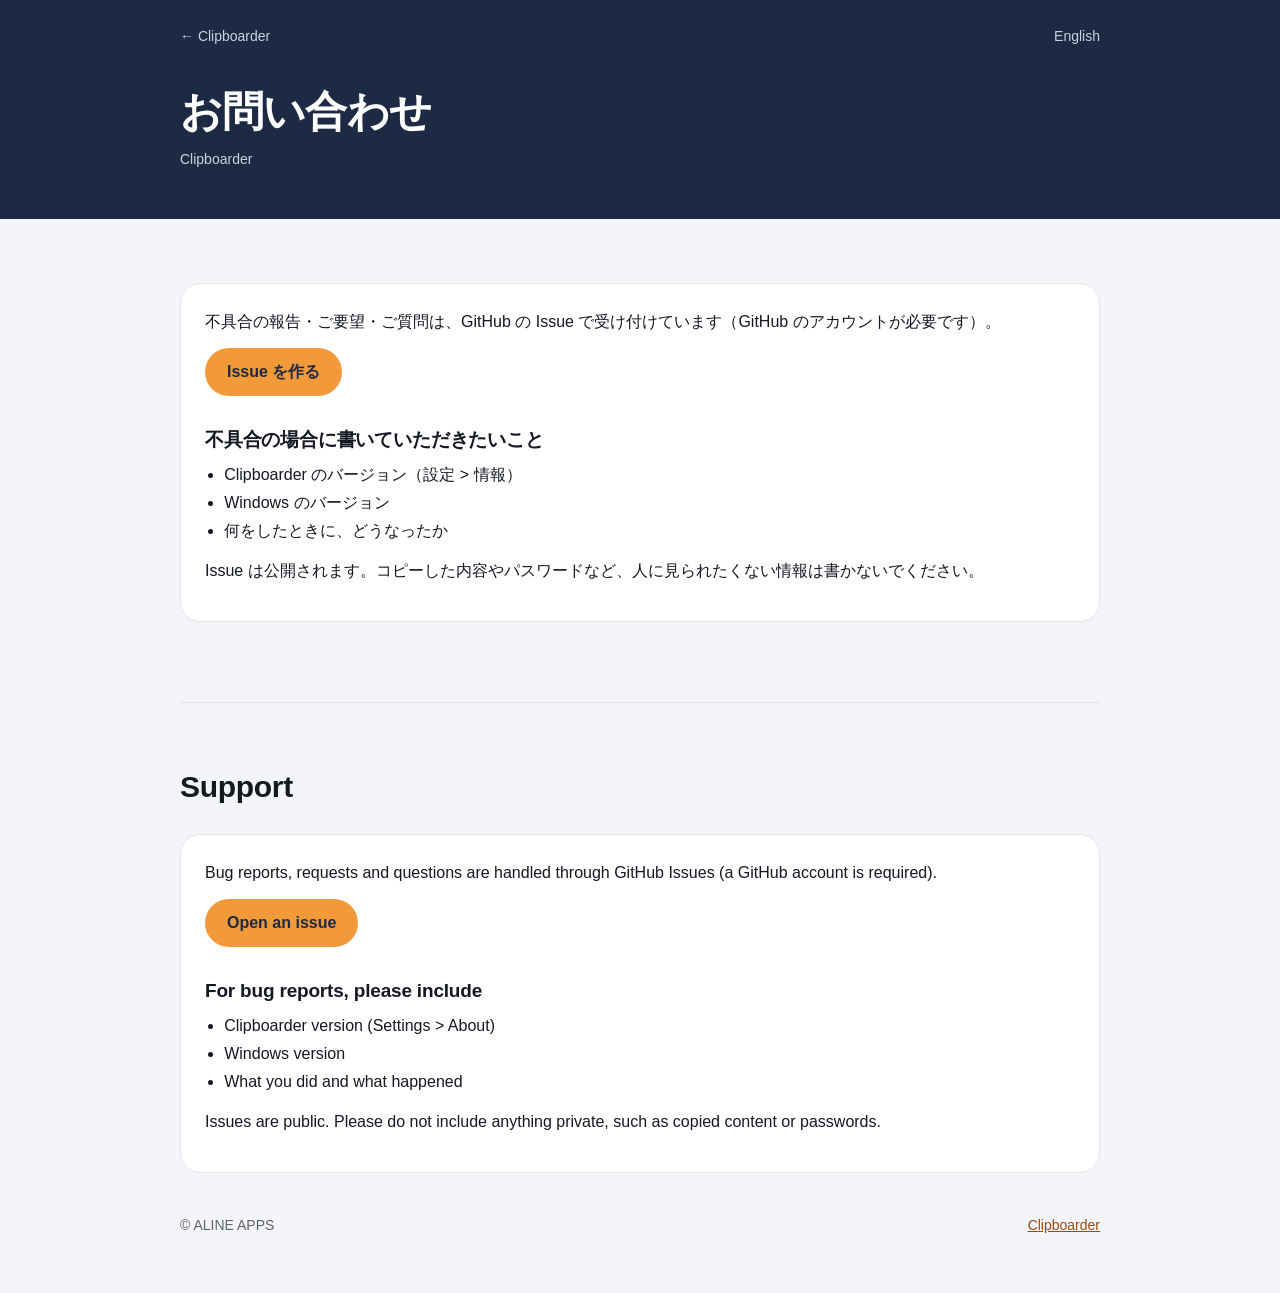
<file: clipboarder/support/index.html>
<!doctype html>
<html lang="ja">
<head>
<meta charset="utf-8">
<meta name="viewport" content="width=device-width, initial-scale=1">
<title>お問い合わせ | Clipboarder</title>
<meta name="theme-color" content="#1D2A44">
<link rel="icon" href="../icon.png">
<link rel="stylesheet" href="../../site.css">
</head>
<body>

<header class="hero small">
  <div class="wrap">
    <nav class="topbar" aria-label="ページ内の移動">
      <a href="../">← Clipboarder</a>
      <a href="#en" lang="en">English</a>
    </nav>
    <div class="hero-body">
      <div class="hero-text">
        <h1>お問い合わせ</h1>
        <p class="meta">Clipboarder</p>
      </div>
    </div>
  </div>
</header>

<main class="wrap">
  <section>
    <div class="card prose">
      <p>不具合の報告・ご要望・ご質問は、GitHub の Issue で受け付けています（GitHub のアカウントが必要です）。</p>
      <p><a class="button" href="https://github.com/alineapps/alineapps.github.io/issues/new?title=%5BClipboarder%5D%20">Issue を作る</a></p>
      <h2>不具合の場合に書いていただきたいこと</h2>
      <ul>
        <li>Clipboarder のバージョン（設定 &gt; 情報）</li>
        <li>Windows のバージョン</li>
        <li>何をしたときに、どうなったか</li>
      </ul>
      <p>Issue は公開されます。コピーした内容やパスワードなど、人に見られたくない情報は書かないでください。</p>
    </div>
  </section>

  <hr class="divider">

  <section id="en" lang="en">
    <h2>Support</h2>
    <div class="card prose">
      <p>Bug reports, requests and questions are handled through GitHub Issues (a GitHub account is required).</p>
      <p><a class="button" href="https://github.com/alineapps/alineapps.github.io/issues/new?title=%5BClipboarder%5D%20">Open an issue</a></p>
      <h2>For bug reports, please include</h2>
      <ul>
        <li>Clipboarder version (Settings &gt; About)</li>
        <li>Windows version</li>
        <li>What you did and what happened</li>
      </ul>
      <p>Issues are public. Please do not include anything private, such as copied content or passwords.</p>
    </div>
  </section>

  <footer>
    <span>© ALINE APPS</span>
    <a href="../">Clipboarder</a>
  </footer>
</main>

</body>
</html>
</file>
<file: site.css>
/* ALINE APPS の全ページで共通のスタイル。 */
:root {
  color-scheme: light dark;
  --navy: #1D2A44;
  --amber: #F29A3A;
  --hero-sub: #C9D2E3;
  --bg: #F4F5F8;
  --card: #FFFFFF;
  --fg: #141821;
  --sub: #5E626A;
  --line: #E2E4EA;
  --accent: #9A4A0E;
  --icon-bg: #FDF0E2;
}
@media (prefers-color-scheme: dark) {
  :root {
    --bg: #0B0F17;
    --card: #161C28;
    --fg: #F2F2F7;
    --sub: #A3A8B3;
    --line: #273042;
    --accent: #F2AE6B;
    --icon-bg: #2A2116;
  }
}
* { box-sizing: border-box; }
body {
  margin: 0;
  background: var(--bg);
  color: var(--fg);
  font: 16px/1.75 -apple-system, BlinkMacSystemFont, "Hiragino Sans", "Segoe UI", "Yu Gothic UI", sans-serif;
  -webkit-font-smoothing: antialiased;
}
a { color: var(--accent); }
code { font-size: 0.92em; background: var(--icon-bg); border-radius: 6px; padding: 1px 6px; word-break: break-all; }
.wrap { max-width: 960px; margin: 0 auto; padding: 0 20px; }

/* 上部の紺の帯 */
.hero { background: var(--navy); color: #FFFFFF; }
.hero .wrap { padding-top: 24px; padding-bottom: 72px; }
.hero.small .wrap { padding-bottom: 48px; }
.topbar { display: flex; justify-content: space-between; align-items: center; gap: 16px; font-size: 14px; }
.topbar a { color: var(--hero-sub); text-decoration: none; }
.topbar a:hover { color: #FFFFFF; }
.hero-body { display: flex; align-items: center; gap: 40px; margin-top: 56px; flex-wrap: wrap; }
.hero.small .hero-body { margin-top: 40px; }
.hero-text { flex: 1 1 320px; min-width: 0; }
.badge {
  display: inline-block; font-size: 13px; font-weight: 600; letter-spacing: 0.04em;
  color: var(--amber); border: 1px solid rgba(242, 154, 58, 0.5); border-radius: 999px; padding: 2px 12px;
}
.hero h1 { font-size: clamp(40px, 7vw, 60px); line-height: 1.1; margin: 16px 0 12px; letter-spacing: -0.02em; }
.hero.small h1 { font-size: clamp(30px, 5vw, 42px); margin-top: 0; }
.hero .lead { font-size: clamp(18px, 2.6vw, 22px); font-weight: 600; margin: 0 0 8px; }
.hero .desc { color: var(--hero-sub); margin: 0; }
.hero .actions { margin-top: 24px; }

/* アプリのアイコン */
.app-icon {
  width: 144px; height: 144px; border-radius: 32px; flex: none; display: block;
  box-shadow: 0 0 0 1px rgba(255, 255, 255, 0.08), 0 18px 40px rgba(0, 0, 0, 0.35);
}
.app-icon.sm { width: 64px; height: 64px; border-radius: 15px; box-shadow: none; }

/* セクション */
section { padding: 64px 0 0; }
.section-title { font-size: 13px; font-weight: 700; letter-spacing: 0.12em; text-transform: uppercase; color: var(--accent); margin: 0 0 8px; }
h2 { font-size: clamp(24px, 3.4vw, 30px); line-height: 1.3; margin: 0 0 28px; letter-spacing: -0.01em; }
.section-note { color: var(--sub); margin: -20px 0 28px; }
.section-note.flush { margin-top: 0; }

/* カード */
.grid { display: grid; grid-template-columns: repeat(auto-fit, minmax(260px, 1fr)); gap: 16px; }
.card { background: var(--card); border: 1px solid var(--line); border-radius: 20px; padding: 24px; }
.card h3 { font-size: 18px; margin: 14px 0 6px; }
.card > h3:first-child { margin-top: 0; }
.card p { margin: 0; color: var(--sub); font-size: 15px; }
.card p + p { margin-top: 10px; }
.feature-icon {
  width: 44px; height: 44px; border-radius: 12px; background: var(--icon-bg); color: var(--accent);
  display: flex; align-items: center; justify-content: center; flex: none;
}
.feature-icon svg { width: 24px; height: 24px; }
.soon { display: inline-block; margin-left: 6px; font-size: 12px; font-weight: 600; color: var(--sub); border: 1px solid var(--line); border-radius: 999px; padding: 0 8px; vertical-align: 2px; }

/* チェックの付いた一覧 */
.checklist { list-style: none; margin: 0; padding: 0; }
.checklist li { position: relative; padding-left: 32px; }
.checklist li + li { margin-top: 12px; }
.checklist li::before {
  content: ""; position: absolute; left: 0; top: 4px; width: 20px; height: 20px; border-radius: 50%;
  background: var(--icon-bg) url("data:image/svg+xml,%3Csvg xmlns='http://www.w3.org/2000/svg' viewBox='0 0 24 24' fill='none' stroke='%23E07B1F' stroke-width='3' stroke-linecap='round' stroke-linejoin='round'%3E%3Cpath d='M5 12l5 5 9-10'/%3E%3C/svg%3E") center / 12px no-repeat;
}

/* プライバシーなど、アイコンと一覧を横に並べるカード */
.privacy { display: flex; gap: 20px; align-items: flex-start; }
.privacy ul:not(.checklist) { margin: 0; padding-left: 1.2em; color: var(--sub); }
.privacy li + li { margin-top: 6px; }

/* ボタン */
.button {
  display: inline-block; padding: 10px 22px; border-radius: 999px; font-weight: 600; text-decoration: none;
  background: var(--amber); color: #1D2A44;
}
.button:hover { filter: brightness(1.06); }
.button.ghost { background: transparent; color: var(--accent); border: 1px solid currentColor; }
.hero .button.ghost { color: #FFFFFF; border-color: rgba(255, 255, 255, 0.4); }
.buttons { display: flex; flex-wrap: wrap; gap: 12px; }

/* 長い文章（プライバシーポリシーなど） */
.prose { font-size: 16px; }
.prose h2 { font-size: 19px; margin: 32px 0 8px; }
.prose h2:first-child { margin-top: 0; }
.prose p, .prose ul { margin: 0 0 12px; }
.prose p { color: var(--fg); font-size: 16px; }
.prose ul { padding-left: 1.2em; }
.meta { color: var(--hero-sub); font-size: 14px; margin: 8px 0 0; }

.divider { border: 0; border-top: 1px solid var(--line); margin: 80px 0 0; }
footer { padding: 40px 0 56px; color: var(--sub); font-size: 14px; display: flex; justify-content: space-between; flex-wrap: wrap; gap: 8px; }

/* 一覧ページのアプリのカード */
.app { background: var(--card); border: 1px solid var(--line); border-radius: 20px; padding: 22px; display: flex; gap: 18px; align-items: flex-start; }
.app-body { min-width: 0; }
.app h3 { font-size: 19px; margin: 0 0 4px; line-height: 1.4; }
.app h3 a { color: var(--fg); text-decoration: none; }
.app h3 a:hover { color: var(--accent); }
.app p { margin: 0; font-size: 15px; }
.app .en { color: var(--sub); font-size: 14px; margin-top: 2px; }
.tag { display: inline-block; margin-top: 10px; font-size: 13px; font-weight: 600; border: 1px solid currentColor; border-radius: 999px; padding: 1px 10px; color: var(--accent); text-decoration: none; }

@media (max-width: 560px) {
  .hero-body { gap: 24px; margin-top: 40px; }
  .app-icon:not(.sm) { width: 104px; height: 104px; border-radius: 23px; }
  .privacy { flex-direction: column; }
}
</file>
